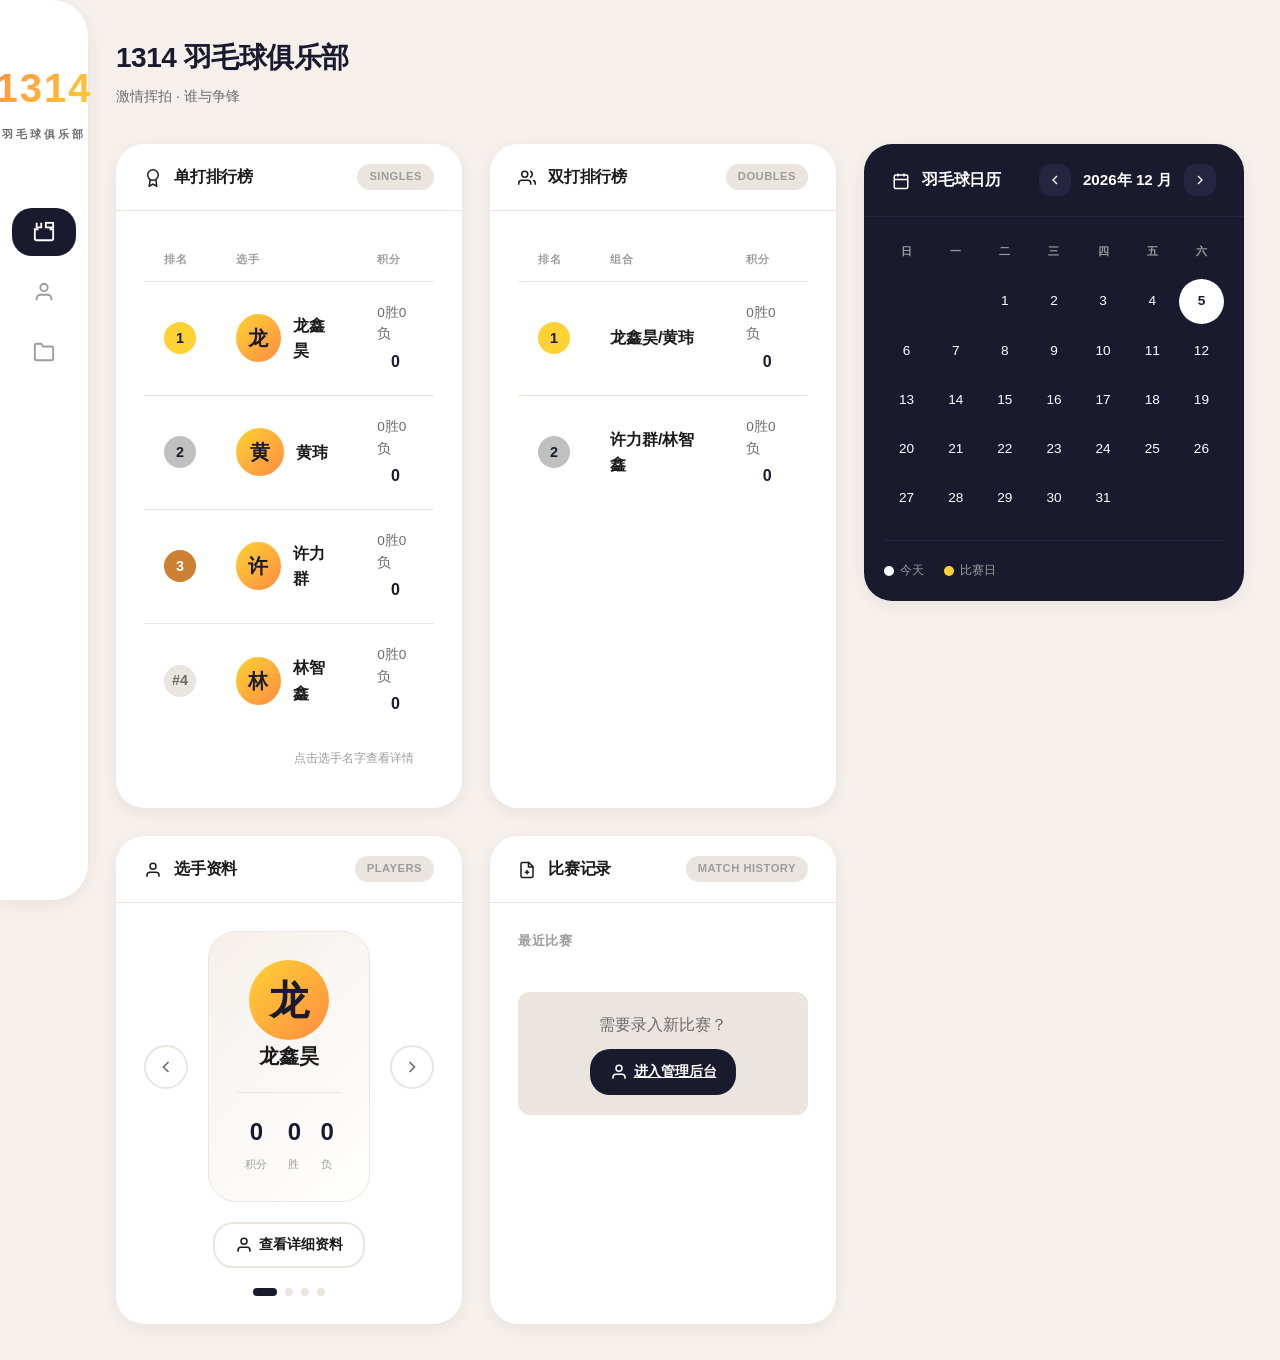
<file: index.html>
<!DOCTYPE html>
<html lang="zh-CN">
<head>
    <meta charset="UTF-8">
    <meta name="viewport" content="width=device-width, initial-scale=1.0">
    <title>1314 羽毛球俱乐部</title>
    <link rel="stylesheet" href="style.css">
</head>
<body>
    <!-- 左侧导航栏 -->
    <nav class="sidebar">
        <div class="nav-brand">
            <div class="logo">1314</div>
            <span class="logo-text">羽毛球俱乐部</span>
        </div>
        <ul class="nav-menu">
            <li class="nav-item active" title="排行榜">
                <svg class="nav-icon" viewBox="0 0 24 24" fill="none" stroke="currentColor" stroke-width="2">
                    <path d="M6 9H2v10c0 1.1.9 2 2 2h16a2 2 0 002-2V9h-4"/>
                    <polyline points="4 2 4 7 9 7 9 2"/>
                    <rect x="14" y="2" width="8" height="5"/>
                </svg>
            </li>
            <li class="nav-item" title="选手">
                <svg class="nav-icon" viewBox="0 0 24 24" fill="none" stroke="currentColor" stroke-width="2">
                    <path d="M20 21v-2a4 4 0 00-4-4H8a4 4 0 00-4 4v2"/>
                    <circle cx="12" cy="7" r="4"/>
                </svg>
            </li>
            <li class="nav-item" title="文件夹">
                <svg class="nav-icon" viewBox="0 0 24 24" fill="none" stroke="currentColor" stroke-width="2">
                    <path d="M22 19a2 2 0 01-2 2H4a2 2 0 01-2-2V5a2 2 0 012-2h5l2 3h9a2 2 0 012 2z"/>
                </svg>
            </li>
        </ul>
    </nav>

    <!-- 主内容区 -->
    <main class="main-content">
        <header class="page-header">
            <div>
                <h1>1314 羽毛球俱乐部</h1>
                <p class="subtitle">激情挥拍 · 谁与争锋</p>
            </div>
        </header>

        <div class="dashboard-layout">
            <!-- 左侧主要区域 -->
            <div class="dashboard-main">
                <div class="dashboard-grid">
                    <!-- 单打排行榜 -->
                    <section class="card singles-leaderboard">
                        <div class="card-header">
                            <h2>
                                <svg class="nav-icon" style="width:18px;height:18px;vertical-align:middle;margin-right:8px" viewBox="0 0 24 24" fill="none" stroke="currentColor" stroke-width="2">
                                    <circle cx="12" cy="8" r="7"/>
                                    <polyline points="8.21 13.89 7 23 12 20 17 23 15.79 13.88"/>
                                </svg>
                                单打排行榜
                            </h2>
                            <span class="badge">Singles</span>
                        </div>
                        <div class="card-content">
                            <table class="leaderboard-table">
                                <thead>
                                    <tr>
                                        <th>排名</th>
                                        <th>选手</th>
                                        <th>积分</th>
                                    </tr>
                                </thead>
                                <tbody id="singles-body">
                                    <!-- 数据由 JS 动态生成 -->
                                </tbody>
                            </table>
                            <div class="table-click-hint">点击选手名字查看详情</div>
                        </div>
                    </section>

                    <!-- 双打排行榜 -->
                    <section class="card doubles-leaderboard">
                        <div class="card-header">
                            <h2>
                                <svg class="nav-icon" style="width:18px;height:18px;vertical-align:middle;margin-right:8px" viewBox="0 0 24 24" fill="none" stroke="currentColor" stroke-width="2">
                                    <path d="M17 21v-2a4 4 0 00-4-4H5a4 4 0 00-4 4v2"/>
                                    <circle cx="9" cy="7" r="4"/>
                                    <path d="M23 21v-2a4 4 0 00-3-3.87"/>
                                    <path d="M16 3.13a4 4 0 010 7.75"/>
                                </svg>
                                双打排行榜
                            </h2>
                            <span class="badge">Doubles</span>
                        </div>
                        <div class="card-content">
                            <table class="leaderboard-table">
                                <thead>
                                    <tr>
                                        <th>排名</th>
                                        <th>组合</th>
                                        <th>积分</th>
                                    </tr>
                                </thead>
                                <tbody id="doubles-body">
                                    <!-- 数据由 JS 动态生成 -->
                                </tbody>
                            </table>
                        </div>
                    </section>

                    <!-- 选手资料 -->
                    <section class="card player-profiles">
                        <div class="card-header">
                            <h2>
                                <svg class="nav-icon" style="width:18px;height:18px;vertical-align:middle;margin-right:8px" viewBox="0 0 24 24" fill="none" stroke="currentColor" stroke-width="2">
                                    <path d="M20 21v-2a4 4 0 00-4-4H8a4 4 0 00-4 4v2"/>
                                    <circle cx="12" cy="7" r="4"/>
                                </svg>
                                选手资料
                            </h2>
                            <span class="badge">Players</span>
                        </div>
                        <div class="card-content">
                            <div class="player-carousel">
                                <button class="carousel-btn prev-btn" id="prev-player" title="上一个">
                                    <svg viewBox="0 0 24 24" fill="none" stroke="currentColor" stroke-width="2">
                                        <polyline points="15 18 9 12 15 6"/>
                                    </svg>
                                </button>
                                <div class="player-card" id="player-card">
                                    <!-- 选手卡片由 JS 动态生成 -->
                                </div>
                                <button class="carousel-btn next-btn" id="next-player" title="下一个">
                                    <svg viewBox="0 0 24 24" fill="none" stroke="currentColor" stroke-width="2">
                                        <polyline points="9 18 15 12 9 6"/>
                                    </svg>
                                </button>
                            </div>
                            <div class="player-card-actions">
                                <button class="btn-view-profile" id="btn-view-profile" title="查看详细资料">
                                    <svg class="btn-icon" viewBox="0 0 24 24" fill="none" stroke="currentColor" stroke-width="2">
                                        <path d="M20 21v-2a4 4 0 00-4-4H8a4 4 0 00-4 4v2"/>
                                        <circle cx="12" cy="7" r="4"/>
                                    </svg>
                                    查看详细资料
                                </button>
                            </div>
                            <div class="carousel-dots" id="carousel-dots">
                                <!-- 指示点由 JS 动态生成 -->
                            </div>
                        </div>
                    </section>

                    <!-- 比赛记录（只读） -->
                    <section class="card record-match">
                        <div class="card-header">
                            <h2>
                                <svg class="nav-icon" style="width:18px;height:18px;vertical-align:middle;margin-right:8px" viewBox="0 0 24 24" fill="none" stroke="currentColor" stroke-width="2">
                                    <path d="M14.5 2H6a2 2 0 00-2 2v16a2 2 0 002 2h12a2 2 0 002-2V7.5L14.5 2z"/>
                                    <polyline points="14 2 14 8 20 8"/>
                                    <line x1="12" y1="18" x2="12" y2="12"/>
                                    <line x1="9" y1="15" x2="15" y2="15"/>
                                </svg>
                                比赛记录
                            </h2>
                            <span class="badge">Match History</span>
                        </div>
                        <div class="card-content">
                            <div class="recent-matches" id="recent-matches">
                                <h3>最近比赛</h3>
                                <div class="match-list">
                                    <!-- 比赛记录由 JS 动态生成 -->
                                </div>
                            </div>
                            <div style="text-align: center; margin-top: 20px; padding: 20px; background: var(--color-surface-alt); border-radius: var(--radius-sm);">
                                <p style="color: var(--color-text-secondary); margin-bottom: 12px;">需要录入新比赛？</p>
                                <a href="admin.html" class="btn btn-primary">
                                    <svg class="btn-icon" viewBox="0 0 24 24" fill="none" stroke="currentColor" stroke-width="2">
                                        <path d="M20 21v-2a4 4 0 00-4-4H8a4 4 0 00-4 4v2"/>
                                        <circle cx="12" cy="7" r="4"/>
                                    </svg>
                                    进入管理后台
                                </a>
                            </div>
                        </div>
                    </section>
                </div>
            </div>

            <!-- 右侧边栏 - 日历 -->
            <aside class="dashboard-sidebar">
                <!-- 羽毛球日历 -->
                <section class="card calendar-card">
                    <div class="card-header">
                        <h2>
                            <svg class="nav-icon" style="width:18px;height:18px;vertical-align:middle;margin-right:8px" viewBox="0 0 24 24" fill="none" stroke="currentColor" stroke-width="2">
                                <rect x="3" y="4" width="18" height="18" rx="2" ry="2"/>
                                <line x1="16" y1="2" x2="16" y2="6"/>
                                <line x1="8" y1="2" x2="8" y2="6"/>
                                <line x1="3" y1="10" x2="21" y2="10"/>
                            </svg>
                            羽毛球日历
                        </h2>
                        <div class="calendar-controls">
                            <button class="calendar-nav-btn" id="prev-month" title="上个月">
                                <svg viewBox="0 0 24 24" fill="none" stroke="currentColor" stroke-width="2">
                                    <polyline points="15 18 9 12 15 6"/>
                                </svg>
                            </button>
                            <span class="current-month" id="current-month"></span>
                            <button class="calendar-nav-btn" id="next-month" title="下个月">
                                <svg viewBox="0 0 24 24" fill="none" stroke="currentColor" stroke-width="2">
                                    <polyline points="9 18 15 12 9 6"/>
                                </svg>
                            </button>
                        </div>
                    </div>
                    <div class="card-content calendar-content">
                        <div class="calendar-weekdays">
                            <span class="weekday">日</span>
                            <span class="weekday">一</span>
                            <span class="weekday">二</span>
                            <span class="weekday">三</span>
                            <span class="weekday">四</span>
                            <span class="weekday">五</span>
                            <span class="weekday">六</span>
                        </div>
                        <div class="calendar-days" id="calendar-days">
                            <!-- 日期由 JS 动态生成 -->
                        </div>
                        <div class="calendar-legend">
                            <div class="legend-item">
                                <span class="legend-dot current"></span>
                                <span class="legend-label">今天</span>
                            </div>
                            <div class="legend-item">
                                <span class="legend-dot match-day"></span>
                                <span class="legend-label">比赛日</span>
                            </div>
                        </div>
                    </div>
                </section>
            </aside>
        </div>
    </main>

    <script src="app.js"></script>
</body>
</html>
</file>
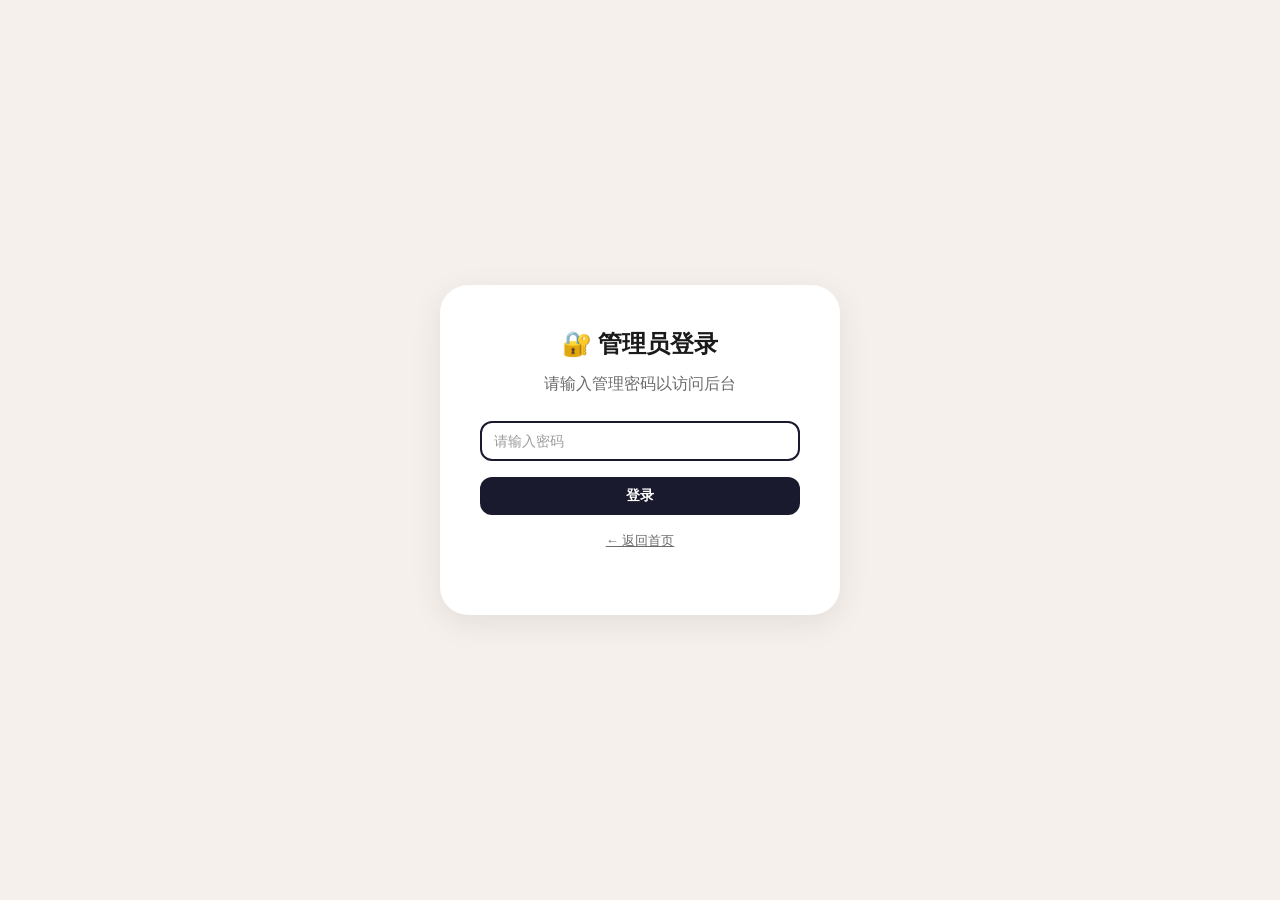
<file: admin.html>
<!DOCTYPE html>
<html lang="zh-CN">
<head>
    <meta charset="UTF-8">
    <meta name="viewport" content="width=device-width, initial-scale=1.0">
    <title>管理后台 - 宿舍羽毛球排行榜</title>
    <link rel="stylesheet" href="style.css">
    <style>
        .admin-container {
            max-width: 900px;
            margin: 0 auto;
            padding: 40px 20px;
        }
        .admin-section {
            background: var(--color-surface);
            border-radius: var(--radius-md);
            padding: var(--spacing-lg);
            margin-bottom: var(--spacing-lg);
            box-shadow: var(--shadow-md);
        }
        .admin-section h2 {
            margin-top: 0;
            color: var(--color-text-primary);
            font-size: 1.25rem;
            display: flex;
            align-items: center;
            gap: 8px;
        }
        .btn {
            display: inline-flex;
            align-items: center;
            gap: 8px;
            padding: 10px 20px;
            border: none;
            border-radius: var(--radius-sm);
            cursor: pointer;
            font-size: 14px;
            transition: all var(--transition-fast);
        }
        .btn-primary {
            background: var(--color-dark);
            color: white;
        }
        .btn-primary:hover {
            background: var(--color-dark-surface);
        }
        .btn-danger {
            background: var(--color-danger);
            color: white;
        }
        .btn-danger:hover {
            opacity: 0.9;
        }
        .btn-secondary {
            background: var(--color-surface-alt);
            color: var(--color-text-primary);
        }
        .form-group {
            margin-bottom: 16px;
        }
        .form-group label {
            display: block;
            margin-bottom: 6px;
            font-weight: 600;
            color: var(--color-text-primary);
        }
        .form-row {
            display: grid;
            grid-template-columns: 1fr auto 1fr;
            gap: 12px;
            align-items: end;
        }
        .form-row .form-group {
            margin-bottom: 0;
        }
        input[type="text"],
        input[type="number"],
        input[type="password"],
        input[type="date"],
        select {
            width: 100%;
            padding: 10px 12px;
            border: 2px solid var(--color-surface-alt);
            border-radius: var(--radius-sm);
            font-size: 14px;
            transition: border-color var(--transition-fast);
            box-sizing: border-box;
        }
        input:focus, select:focus {
            outline: none;
            border-color: var(--color-dark);
        }
        .vs-divider {
            display: flex;
            align-items: center;
            justify-content: center;
            font-weight: bold;
            color: var(--color-text-secondary);
            padding-bottom: 10px;
        }
        textarea {
            width: 100%;
            min-height: 200px;
            padding: var(--spacing-md);
            border: 2px solid var(--color-surface-alt);
            border-radius: var(--radius-sm);
            font-family: monospace;
            font-size: 13px;
            resize: vertical;
            box-sizing: border-box;
        }
        textarea:focus {
            outline: none;
            border-color: var(--color-dark);
        }
        .stats-grid {
            display: grid;
            grid-template-columns: repeat(auto-fit, minmax(150px, 1fr));
            gap: var(--spacing-md);
            margin-bottom: var(--spacing-md);
        }
        .stat-card {
            background: var(--color-surface-alt);
            padding: var(--spacing-md);
            border-radius: var(--radius-sm);
            text-align: center;
        }
        .stat-value {
            font-size: 24px;
            font-weight: bold;
            color: var(--color-dark);
        }
        .stat-label {
            font-size: 12px;
            color: var(--color-text-secondary);
        }
        .toast {
            position: fixed;
            top: 20px;
            right: 20px;
            background: var(--color-success);
            color: white;
            padding: 12px 24px;
            border-radius: var(--radius-sm);
            box-shadow: var(--shadow-lg);
            animation: slideIn 0.3s ease-out;
            z-index: 1000;
        }
        .toast.error {
            background: var(--color-danger);
        }
        @keyframes slideIn {
            from { transform: translateX(100%); opacity: 0; }
            to { transform: translateX(0); opacity: 1; }
        }

        /* 密码保护覆盖层 */
        .auth-overlay {
            position: fixed;
            inset: 0;
            background: var(--color-bg);
            z-index: 9999;
            display: flex;
            align-items: center;
            justify-content: center;
        }
        .auth-box {
            background: var(--color-surface);
            padding: 40px;
            border-radius: var(--radius-lg);
            box-shadow: var(--shadow-lg);
            max-width: 400px;
            width: 100%;
        }
        .auth-box h2 {
            text-align: center;
            margin-bottom: 8px;
        }
        .auth-box p {
            text-align: center;
            color: var(--color-text-secondary);
            margin-bottom: 24px;
        }
        .match-list-preview {
            max-height: 300px;
            overflow-y: auto;
        }
        .match-item {
            display: flex;
            justify-content: space-between;
            align-items: center;
            padding: 12px;
            border-bottom: 1px solid var(--color-surface-alt);
        }
        .match-item:last-child {
            border-bottom: none;
        }
        .match-teams {
            display: flex;
            align-items: center;
            gap: 12px;
        }
        .match-score {
            font-weight: bold;
            color: var(--color-dark);
            min-width: 60px;
            text-align: center;
        }
        .btn-delete {
            background: none;
            border: none;
            color: var(--color-text-muted);
            cursor: pointer;
            padding: 4px;
            display: flex;
            align-items: center;
        }
        .btn-delete:hover {
            color: var(--color-danger);
        }
        .btn-delete svg {
            width: 18px;
            height: 18px;
        }
        .hidden {
            display: none !important;
        }
        .admin-nav {
            display: flex;
            gap: 12px;
            margin-bottom: 24px;
            flex-wrap: wrap;
        }
        .admin-nav button {
            padding: 8px 16px;
            background: var(--color-surface);
            border: 2px solid var(--color-surface-alt);
            border-radius: var(--radius-sm);
            cursor: pointer;
            font-weight: 500;
            transition: all var(--transition-fast);
        }
        .admin-nav button.active {
            background: var(--color-dark);
            color: white;
            border-color: var(--color-dark);
        }
    </style>
</head>
<body>
    <!-- 密码验证覆盖层 -->
    <div class="auth-overlay" id="auth-overlay">
        <div class="auth-box">
            <h2>🔐 管理员登录</h2>
            <p>请输入管理密码以访问后台</p>
            <form id="auth-form">
                <div class="form-group">
                    <input type="password" id="admin-password" placeholder="请输入密码" required autofocus>
                </div>
                <button type="submit" class="btn btn-primary" style="width: 100%">
                    登录
                </button>
            </form>
            <p style="margin-top: 16px; font-size: 13px;">
                <a href="index.html" style="color: var(--color-text-secondary);">← 返回首页</a>
            </p>
        </div>
    </div>

    <!-- 主内容区 -->
    <main class="main-content hidden" id="main-content">
        <nav class="sidebar">
            <div class="nav-brand">
                <div class="logo">BYC</div>
                <span class="logo-text">Badminton</span>
            </div>
            <ul class="nav-menu">
                <li class="nav-item" title="返回首页" onclick="location.href='index.html'">
                    <svg class="nav-icon" viewBox="0 0 24 24" fill="none" stroke="currentColor" stroke-width="2">
                        <path d="M3 9l9-7 9 7v11a2 2 0 01-2 2H5a2 2 0 01-2-2z"/>
                        <polyline points="9 22 9 12 15 12 15 22"/>
                    </svg>
                </li>
            </ul>
        </nav>

        <div class="admin-container">
            <h1 style="margin-bottom: 24px;">🏸 管理后台</h1>

            <!-- 导航 -->
            <div class="admin-nav">
                <button class="active" data-tab="record">📝 录入比赛</button>
                <button data-tab="players">👤 选手管理</button>
                <button data-tab="manage">📊 数据管理</button>
                <button data-tab="matches">📅 比赛列表</button>
            </div>

            <!-- 录入比赛 -->
            <div class="admin-section" id="tab-record">
                <h2>
                    <svg viewBox="0 0 24 24" fill="none" stroke="currentColor" stroke-width="2" width="20" height="20">
                        <path d="M14.5 2H6a2 2 0 00-2 2v16a2 2 0 002 2h12a2 2 0 002-2V7.5L14.5 2z"/>
                        <polyline points="14 2 14 8 20 8"/>
                        <line x1="12" y1="18" x2="12" y2="12"/>
                        <line x1="9" y1="15" x2="15" y2="15"/>
                    </svg>
                    录入比赛
                </h2>

                <form id="match-form" style="margin-top: 20px;">
                    <div class="form-group">
                        <label for="match-date">比赛日期</label>
                        <input type="date" id="match-date" required>
                    </div>

                    <div class="form-group">
                        <label>比赛类型</label>
                        <div style="display: flex; gap: 12px;">
                            <label style="display: flex; align-items: center; gap: 6px; cursor: pointer;">
                                <input type="radio" name="match-type" value="singles" checked onchange="toggleMatchType()"> 单打
                            </label>
                            <label style="display: flex; align-items: center; gap: 6px; cursor: pointer;">
                                <input type="radio" name="match-type" value="doubles" onchange="toggleMatchType()"> 双打
                            </label>
                        </div>
                    </div>

                    <div class="form-row">
                        <div class="form-group">
                            <label for="team1-player1">选手 1</label>
                            <select id="team1-player1" required></select>
                        </div>
                        <div class="form-group">
                            <label for="team1-score" style="text-align: center;">得分</label>
                            <input type="number" id="team1-score" placeholder="0" min="0" style="width: 80px;" required>
                        </div>
                        <div class="form-group">
                            <label for="team2-player1">对手 1</label>
                            <select id="team2-player1" required></select>
                        </div>
                    </div>

                    <div class="form-row" style="margin-top: 12px;">
                        <div class="form-group"></div>
                        <div class="form-group">
                            <label for="team2-score" style="text-align: center;">得分</label>
                            <input type="number" id="team2-score" placeholder="0" min="0" style="width: 80px;" required>
                        </div>
                        <div class="form-group"></div>
                    </div>

                    <div id="doubles-fields" class="hidden">
                        <div class="form-row">
                            <div class="form-group">
                                <label for="team1-player2">选手 2 (队友)</label>
                                <select id="team1-player2"></select>
                            </div>
                            <div class="form-group"></div>
                            <div class="form-group">
                                <label for="team2-player2">对手 2 (队友)</label>
                                <select id="team2-player2"></select>
                            </div>
                        </div>
                    </div>

                    <div style="margin-top: 20px;">
                        <button type="submit" class="btn btn-primary">
                            <svg viewBox="0 0 24 24" fill="none" stroke="currentColor" stroke-width="2" width="18" height="18">
                                <line x1="12" y1="5" x2="12" y2="19"/>
                                <line x1="5" y1="12" x2="19" y2="12"/>
                            </svg>
                            提交记录
                        </button>
                    </div>
                </form>
            </div>

            <!-- 选手管理 -->
            <div class="admin-section hidden" id="tab-players">
                <h2>
                    <svg viewBox="0 0 24 24" fill="none" stroke="currentColor" stroke-width="2" width="20" height="20">
                        <path d="M20 21v-2a4 4 0 00-4-4H8a4 4 0 00-4 4v2"/>
                        <circle cx="12" cy="7" r="4"/>
                    </svg>
                    选手管理
                </h2>

                <!-- 添加/编辑选手表单 -->
                <div style="background: var(--color-bg); padding: var(--spacing-lg); border-radius: var(--radius-md); margin-bottom: var(--spacing-lg);">
                    <h3 style="margin-bottom: 16px;" id="player-form-title">➕ 添加新选手</h3>

                    <form id="player-form">
                        <input type="hidden" id="edit-player-id">

                        <div class="form-row">
                            <div class="form-group">
                                <label for="player-name">姓名</label>
                                <input type="text" id="player-name" placeholder="输入姓名" required style="width: 100%;">
                            </div>
                            <div class="form-group">
                                <label for="player-signature">签名/垃圾话</label>
                                <input type="text" id="player-signature" placeholder="例如：羽球狂人" style="width: 100%;">
                            </div>
                        </div>

                        <div class="form-row">
                            <div class="form-group">
                                <label for="player-avatar-type">头像类型</label>
                                <select id="player-avatar-type" style="width: 100%;">
                                    <option value="text">文字头像</option>
                                    <option value="upload">上传图片</option>
                                </select>
                            </div>
                            <div class="form-group" id="text-avatar-group">
                                <label for="player-avatar">文字头像（1-2 个字）</label>
                                <input type="text" id="player-avatar" placeholder="例如：龙" maxlength="2" style="width: 100%;">
                            </div>
                            <div class="form-group hidden" id="upload-avatar-group">
                                <label for="player-avatar-upload">上传头像图片</label>
                                <input type="file" id="player-avatar-upload" accept="image/*" style="width: 100%;">
                                <div id="avatar-preview" style="margin-top: 8px;"></div>
                            </div>
                        </div>

                        <div class="form-row">
                            <div class="form-group">
                                <label for="player-play-type">擅长类型</label>
                                <select id="player-play-type" style="width: 100%;">
                                    <option value="both">单打/双打</option>
                                    <option value="singles">只打单打</option>
                                    <option value="doubles">只打双打</option>
                                </select>
                            </div>
                        </div>

                        <div style="margin-top: 20px;">
                            <button type="submit" class="btn btn-primary">
                                <svg viewBox="0 0 24 24" fill="none" stroke="currentColor" stroke-width="2" width="18" height="18">
                                    <line x1="12" y1="5" x2="12" y2="19"/>
                                    <line x1="5" y1="12" x2="19" y2="12"/>
                                </svg>
                                <span id="player-form-submit-text">添加选手</span>
                            </button>
                            <button type="button" class="btn btn-secondary" id="cancel-edit-player" style="margin-left: 12px;">取消</button>
                        </div>
                    </form>
                </div>

                <!-- 选手列表 -->
                <div style="display: grid; grid-template-columns: repeat(auto-fill, minmax(200px, 1fr)); gap: 16px;" id="players-list">
                    <!-- 选手卡片由 JS 渲染 -->
                </div>
            </div>

            <!-- 数据管理 -->
            <div class="admin-section hidden" id="tab-manage">
                <h2>
                    <svg viewBox="0 0 24 24" fill="none" stroke="currentColor" stroke-width="2" width="20" height="20">
                        <path d="M21 15v4a2 2 0 01-2 2H5a2 2 0 01-2-2v-4"/>
                        <polyline points="7 10 12 15 17 10"/>
                        <line x1="12" y1="15" x2="12" y2="3"/>
                    </svg>
                    数据管理
                </h2>

                <div class="stats-grid" style="margin-top: 20px;">
                    <div class="stat-card">
                        <div class="stat-value" id="stat-players">0</div>
                        <div class="stat-label">选手数量</div>
                    </div>
                    <div class="stat-card">
                        <div class="stat-value" id="stat-doubles">0</div>
                        <div class="stat-label">双打组合</div>
                    </div>
                    <div class="stat-card">
                        <div class="stat-value" id="stat-matches">0</div>
                        <div class="stat-label">比赛记录</div>
                    </div>
                    <div class="stat-card">
                        <div class="stat-value" id="stat-storage">0 KB</div>
                        <div class="stat-label">存储空间</div>
                    </div>
                </div>

                <div class="form-group">
                    <label>导出数据</label>
                    <textarea id="export-data" readonly placeholder="点击"导出全部数据"按钮生成数据..."></textarea>
                </div>
                <div style="display: flex; gap: 12px; flex-wrap: wrap;">
                    <button class="btn btn-primary" onclick="exportData()">导出全部数据</button>
                    <button class="btn btn-secondary" onclick="copyExport()">复制</button>
                    <button class="btn btn-secondary" onclick="downloadExport()">下载</button>
                </div>

                <div class="form-group" style="margin-top: 20px;">
                    <label>导入数据</label>
                    <textarea id="import-data" placeholder="在此粘贴 JSON 格式的数据..."></textarea>
                </div>
                <div style="display: flex; gap: 12px; flex-wrap: wrap;">
                    <button class="btn btn-primary" onclick="importData()">导入数据</button>
                    <button class="btn btn-secondary" onclick="document.getElementById('import-data').value = ''">清空</button>
                </div>

                <div class="form-group" style="margin-top: 20px;">
                    <label style="color: var(--color-danger);">⚠️ 危险操作</label>
                    <button class="btn btn-danger" onclick="resetData()">清除所有数据</button>
                </div>

                <div class="form-group" style="margin-top: 20px;">
                    <label style="color: var(--color-success);">☁️ 云端同步</label>
                    <p style="font-size: 13px; color: var(--color-text-secondary); margin-bottom: 12px;">
                        通过 GitHub API 直接更新仓库中的 data.json 文件，自动提交推送。
                    </p>
                    <div class="form-group" style="margin-bottom: 12px;">
                        <label style="font-size: 13px;">GitHub Token</label>
                        <input type="password" id="github-token" placeholder="输入 GitHub Personal Access Token" style="width: 100%; padding: 10px; border: 1px solid var(--color-surface-alt); border-radius: var(--radius-sm);">
                    </div>
                    <div class="form-group" style="margin-bottom: 12px;">
                        <label style="font-size: 13px;">仓库 Owner</label>
                        <input type="text" id="github-owner" placeholder="例如：Orange-Long320" value="Orange-Long320" style="width: 100%; padding: 10px; border: 1px solid var(--color-surface-alt); border-radius: var(--radius-sm);">
                    </div>
                    <div class="form-group" style="margin-bottom: 12px;">
                        <label style="font-size: 13px;">仓库名称</label>
                        <input type="text" id="github-repo" placeholder="例如：badminton" value="badminton" style="width: 100%; padding: 10px; border: 1px solid var(--color-surface-alt); border-radius: var(--radius-sm);">
                    </div>
                    <div class="form-group" style="margin-bottom: 12px;">
                        <label style="font-size: 13px;">分支名称</label>
                        <input type="text" id="github-branch" placeholder="例如：gh-pages" value="gh-pages" style="width: 100%; padding: 10px; border: 1px solid var(--color-surface-alt); border-radius: var(--radius-sm);">
                    </div>
                    <div style="display: flex; gap: 12px; flex-wrap: wrap; margin-bottom: 12px;">
                        <button class="btn btn-primary" onclick="saveGithubConfig()">保存配置</button>
                        <button class="btn btn-primary" onclick="syncToGithub()">🚀 同步到 GitHub</button>
                    </div>
                    <p style="font-size: 12px; color: var(--color-text-muted);">
                        💡 获取 Token：访问 <a href="https://github.com/settings/tokens" target="_blank" style="color: var(--color-primary);">GitHub Token 设置页</a> → 创建新 Token（勾选 repo 权限）
                    </p>
                </div>

                <div class="form-group" style="margin-top: 20px;">
                    <label style="color: var(--color-success);">📤 同步到 GitHub</label>
                    <p style="font-size: 13px; color: var(--color-text-secondary); margin-bottom: 12px;">
                        生成 data.json 文件后，手动提交到 GitHub 仓库，其他人就能看到最新数据了。
                    </p>
                    <button class="btn btn-primary" onclick="generateDataJson()">生成 data.json</button>
                </div>
            </div>

            <!-- 比赛列表 -->
            <div class="admin-section hidden" id="tab-matches">
                <h2>
                    <svg viewBox="0 0 24 24" fill="none" stroke="currentColor" stroke-width="2" width="20" height="20">
                        <rect x="3" y="4" width="18" height="18" rx="2" ry="2"/>
                        <line x1="16" y1="2" x2="16" y2="6"/>
                        <line x1="8" y1="2" x2="8" y2="6"/>
                        <line x1="3" y1="10" x2="21" y2="10"/>
                    </svg>
                    比赛列表
                </h2>
                <div class="match-list-preview" id="match-list" style="margin-top: 20px;">
                    <!-- 比赛列表由 JS 渲染 -->
                </div>
            </div>
        </div>
    </main>

    <script src="app.js"></script>
    <script>
        // 密码配置（请修改为你的密码）
        const ADMIN_PASSWORD = 'admin123';

        // 检查登录状态
        function checkAuth() {
            const isAuth = sessionStorage.getItem('admin_authenticated');
            if (isAuth === 'true') {
                document.getElementById('auth-overlay').classList.add('hidden');
                document.getElementById('main-content').classList.remove('hidden');
                initAdmin();
            }
        }

        // 密码验证
        document.getElementById('auth-form').addEventListener('submit', function(e) {
            e.preventDefault();
            const password = document.getElementById('admin-password').value;
            if (password === ADMIN_PASSWORD) {
                sessionStorage.setItem('admin_authenticated', 'true');
                document.getElementById('auth-overlay').classList.add('hidden');
                document.getElementById('main-content').classList.remove('hidden');
                initAdmin();
                showToast('登录成功');
            } else {
                showToast('密码错误', 'error');
            }
        });

        // 切换比赛类型
        function toggleMatchType() {
            const type = document.querySelector('input[name="match-type"]:checked').value;
            const doublesFields = document.getElementById('doubles-fields');
            if (type === 'doubles') {
                doublesFields.classList.remove('hidden');
            } else {
                doublesFields.classList.add('hidden');
            }
        }

        // 初始化管理后台
        function initAdmin() {
            // 管理后台从 localStorage 加载数据
            const savedPlayers = localStorage.getItem('badminton_players');
            const savedDoubles = localStorage.getItem('badminton_doubles');
            const savedMatches = localStorage.getItem('badminton_matches');
            const savedNextId = localStorage.getItem('badminton_nextPlayerId');

            if (savedPlayers) players = JSON.parse(savedPlayers);
            if (savedDoubles) doublesTeams = JSON.parse(savedDoubles);
            if (savedMatches) matchHistory = JSON.parse(savedMatches);
            if (savedNextId) window.nextPlayerId = parseInt(savedNextId);

            loadStats();
            populatePlayerSelects();
            renderMatchList();
            renderPlayersList(); // 渲染选手列表

            // 设置默认日期为今天
            document.getElementById('match-date').value = new Date().toISOString().split('T')[0];
        }

        // ================================
        // 选手管理功能
        // ================================

        // 渲染选手列表
        function renderPlayersList() {
            const container = document.getElementById('players-list');
            if (!container) return;

            container.innerHTML = players.map(player => {
                const avatarDisplay = player.avatar && player.avatar.startsWith('data:')
                    ? `<img src="${player.avatar}" style="width:48px;height:48px;border-radius:50%;object-fit:cover;">`
                    : `<div class="partner-avatar" style="width:48px;height:48px;font-size:1.25rem;">${player.avatar || player.name.charAt(0)}</div>`;

                return `
                    <div class="player-card" style="background:var(--color-surface);border-radius:var(--radius-md);padding:var(--spacing-md);box-shadow:var(--shadow-sm);">
                        <div style="display:flex;align-items:center;gap:12px;margin-bottom:12px;">
                            ${avatarDisplay}
                            <div>
                                <div style="font-weight:600;color:var(--color-text-primary);">${player.name}</div>
                                <div style="font-size:12px;color:var(--color-text-muted);">${player.signature || '暂无签名'}</div>
                            </div>
                        </div>
                        <div style="display:flex;gap:8px;">
                            <button class="btn btn-secondary" onclick="editPlayer(${player.id})" style="flex:1;font-size:13px;padding:6px;">编辑</button>
                            <button class="btn btn-danger" onclick="deletePlayer(${player.id})" style="flex:1;font-size:13px;padding:6px;">删除</button>
                        </div>
                    </div>
                `;
            }).join('');
        }

        // 头像类型切换
        const avatarTypeSelect = document.getElementById('player-avatar-type');
        if (avatarTypeSelect) {
            avatarTypeSelect.addEventListener('change', function() {
                const textGroup = document.getElementById('text-avatar-group');
                const uploadGroup = document.getElementById('upload-avatar-group');
                if (textGroup && uploadGroup) {
                    if (this.value === 'upload') {
                        textGroup.classList.add('hidden');
                        uploadGroup.classList.remove('hidden');
                    } else {
                        textGroup.classList.remove('hidden');
                        uploadGroup.classList.add('hidden');
                    }
                }
            });
        }

        // 头像上传预览
        const avatarUpload = document.getElementById('player-avatar-upload');
        if (avatarUpload) {
            avatarUpload.addEventListener('change', function(e) {
                const file = e.target.files[0];
                if (!file) return;

                const reader = new FileReader();
                reader.onload = function(e) {
                    const preview = document.getElementById('avatar-preview');
                    if (preview) {
                        preview.innerHTML = `<img src="${e.target.result}" style="width:64px;height:64px;border-radius:50%;object-fit:cover;">`;
                        preview.dataset.avatarData = e.target.result;
                    }
                };
                reader.readAsDataURL(file);
            });
        }

        // 取消编辑按钮
        const cancelBtn = document.getElementById('cancel-edit-player');
        if (cancelBtn) {
            cancelBtn.addEventListener('click', function() {
                resetPlayerForm();
            });
        }

        // 选手表单提交
        const playerForm = document.getElementById('player-form');
        if (playerForm) {
            playerForm.addEventListener('submit', function(e) {
                e.preventDefault();

                const editId = document.getElementById('edit-player-id').value;
                const name = document.getElementById('player-name').value.trim();
                const signature = document.getElementById('player-signature').value.trim();
                const playType = document.getElementById('player-play-type').value;
                const avatarType = document.getElementById('player-avatar-type').value;

                let avatar;
                if (avatarType === 'upload') {
                    const preview = document.getElementById('avatar-preview');
                    avatar = preview ? preview.dataset.avatarData || '' : '';
                } else {
                    avatar = document.getElementById('player-avatar').value.trim() || name.charAt(0);
                }

                if (editId) {
                    // 更新选手
                    const player = players.find(p => p.id == editId);
                    if (player) {
                        player.name = name;
                        player.avatar = avatar;
                        player.signature = signature;
                        player.play_type = playType;
                        showToast('选手已更新');
                    }
                } else {
                    // 添加新选手
                    const newPlayer = {
                        id: window.nextPlayerId || 5,
                        name: name,
                        avatar: avatar,
                        signature: signature,
                        play_type: playType,
                        points: 0,
                        wins: 0,
                        losses: 0,
                        draws: 0
                    };
                    players.push(newPlayer);
                    window.nextPlayerId = (window.nextPlayerId || 4) + 1;
                    showToast('选手已添加');
                }

                // 保存并刷新
                saveLocalData();
                populatePlayerSelects();
                renderPlayersList();
                resetPlayerForm();
            });
        }

        // 填充选手选择框
        function populatePlayerSelects() {
            const selects = ['team1-player1', 'team1-player2', 'team2-player1', 'team2-player2'];
            const options = players.map(p => `<option value="${p.id}">${p.name}</option>`).join('');
            selects.forEach(id => {
                const select = document.getElementById(id);
                if (select) select.innerHTML = options;
            });
        }

        // 编辑选手
        function editPlayer(playerId) {
            const player = players.find(p => p.id === playerId);
            if (!player) return;

            document.getElementById('edit-player-id').value = player.id;
            document.getElementById('player-name').value = player.name;
            document.getElementById('player-signature').value = player.signature || '';
            document.getElementById('player-play-type').value = player.play_type || 'both';

            // 设置头像
            if (player.avatar && player.avatar.startsWith('data:')) {
                const avatarType = document.getElementById('player-avatar-type');
                if (avatarType) avatarType.value = 'upload';
                const textGroup = document.getElementById('text-avatar-group');
                const uploadGroup = document.getElementById('upload-avatar-group');
                if (textGroup) textGroup.classList.add('hidden');
                if (uploadGroup) uploadGroup.classList.remove('hidden');
                const preview = document.getElementById('avatar-preview');
                if (preview) {
                    preview.innerHTML = `<img src="${player.avatar}" style="width:64px;height:64px;border-radius:50%;object-fit:cover;">`;
                    preview.dataset.avatarData = player.avatar;
                }
            } else {
                const avatarType = document.getElementById('player-avatar-type');
                if (avatarType) avatarType.value = 'text';
                const textGroup = document.getElementById('text-avatar-group');
                const uploadGroup = document.getElementById('upload-avatar-group');
                if (textGroup) textGroup.classList.remove('hidden');
                if (uploadGroup) uploadGroup.classList.add('hidden');
                const avatarInput = document.getElementById('player-avatar');
                if (avatarInput) avatarInput.value = player.avatar || '';
            }

            const title = document.getElementById('player-form-title');
            const submitText = document.getElementById('player-form-submit-text');
            if (title) title.textContent = '✏️ 编辑选手';
            if (submitText) submitText.textContent = '保存修改';
        }

        // 重置表单
        function resetPlayerForm() {
            const editId = document.getElementById('edit-player-id');
            const name = document.getElementById('player-name');
            const signature = document.getElementById('player-signature');
            const avatar = document.getElementById('player-avatar');
            const avatarUpload = document.getElementById('player-avatar-upload');
            const playType = document.getElementById('player-play-type');
            const preview = document.getElementById('avatar-preview');
            const textGroup = document.getElementById('text-avatar-group');
            const uploadGroup = document.getElementById('upload-avatar-group');
            const avatarType = document.getElementById('player-avatar-type');
            const title = document.getElementById('player-form-title');
            const submitText = document.getElementById('player-form-submit-text');

            if (editId) editId.value = '';
            if (name) name.value = '';
            if (signature) signature.value = '';
            if (avatar) avatar.value = '';
            if (avatarUpload) avatarUpload.value = '';
            if (playType) playType.value = 'both';
            if (preview) {
                preview.innerHTML = '';
                if (preview.dataset) delete preview.dataset.avatarData;
            }
            if (textGroup) textGroup.classList.remove('hidden');
            if (uploadGroup) uploadGroup.classList.add('hidden');
            if (avatarType) avatarType.value = 'text';
            if (title) title.textContent = '➕ 添加新选手';
            if (submitText) submitText.textContent = '添加选手';
        }

        // 删除选手
        function deletePlayer(playerId) {
            if (!confirm('确定要删除这名选手吗？相关的比赛记录也会被删除。')) return;

            const index = players.findIndex(p => p.id === playerId);
            if (index === -1) return;
            const playerName = players[index].name;

            // 删除相关比赛
            matchHistory = matchHistory.filter(m => {
                if (m.type === 'singles') {
                    return m.team1 !== playerName && m.team2 !== playerName;
                } else {
                    return !m.team1.includes(playerName) && !m.team2.includes(playerName);
                }
            });

            // 删除双打组合
            doublesTeams = doublesTeams.filter(t => !t.players.includes(playerId));

            players.splice(index, 1);
            saveLocalData();
            populatePlayerSelects();
            renderPlayersList();
            showToast('选手已删除');
        }

        // 录入比赛表单提交
        document.getElementById('match-form').addEventListener('submit', function(e) {
            e.preventDefault();

            const matchType = document.querySelector('input[name="match-type"]:checked').value;
            const matchDate = document.getElementById('match-date').value;
            const team1Score = parseInt(document.getElementById('team1-score').value);
            const team2Score = parseInt(document.getElementById('team2-score').value);

            const team1Player1Id = document.getElementById('team1-player1').value;
            const team2Player1Id = document.getElementById('team2-player1').value;

            const getPlayerName = (id) => players.find(p => p.id == id)?.name || '';

            let team1, team2;

            if (matchType === 'singles') {
                team1 = getPlayerName(team1Player1Id);
                team2 = getPlayerName(team2Player1Id);

                const player1 = players.find(p => p.id == team1Player1Id);
                const player2 = players.find(p => p.id == team2Player1Id);

                if (player1 && player2) {
                    const netWins = team1Score - team2Score;
                    player1.points += netWins;
                    player2.points -= netWins;

                    if (team1Score > team2Score) {
                        player1.wins++;
                        player2.losses++;
                    } else if (team1Score < team2Score) {
                        player1.losses++;
                        player2.wins++;
                    } else {
                        player1.draws++;
                        player2.draws++;
                    }
                }
            } else {
                const team1Player2Id = document.getElementById('team1-player2').value;
                const team2Player2Id = document.getElementById('team2-player2').value;

                // 生成队伍名称（按字母顺序排序，确保一致性）
                const player1Name = getPlayerName(team1Player1Id);
                const player2Name = getPlayerName(team1Player2Id);
                const player3Name = getPlayerName(team2Player1Id);
                const player4Name = getPlayerName(team2Player2Id);

                // 排序后生成队名，确保 "林/龙" 和 "龙/林" 被视为同一组合
                const team1Names = [player1Name, player2Name].sort();
                const team2Names = [player3Name, player4Name].sort();
                team1 = team1Names.join('/');
                team2 = team2Names.join('/');

                const team1Players = [parseInt(team1Player1Id), parseInt(team1Player2Id)].sort((a, b) => a - b);
                const team2Players = [parseInt(team2Player1Id), parseInt(team2Player2Id)].sort((a, b) => a - b);

                let doublesTeam1 = doublesTeams.find(t => {
                    const sortedPlayers = [...t.players].sort((a, b) => a - b);
                    return sortedPlayers[0] === team1Players[0] && sortedPlayers[1] === team1Players[1];
                });
                let doublesTeam2 = doublesTeams.find(t => {
                    const sortedPlayers = [...t.players].sort((a, b) => a - b);
                    return sortedPlayers[0] === team2Players[0] && sortedPlayers[1] === team2Players[1];
                });

                if (!doublesTeam1) {
                    doublesTeam1 = {
                        id: doublesTeams.length + 1,
                        name: team1,
                        players: team1Players,
                        points: 0,
                        wins: 0,
                        losses: 0,
                        draws: 0
                    };
                    doublesTeams.push(doublesTeam1);
                }
                if (!doublesTeam2) {
                    doublesTeam2 = {
                        id: doublesTeams.length + 1,
                        name: team2,
                        players: team2Players,
                        points: 0,
                        wins: 0,
                        losses: 0,
                        draws: 0
                    };
                    doublesTeams.push(doublesTeam2);
                }

                const netWins = team1Score - team2Score;
                doublesTeam1.points += netWins;
                doublesTeam2.points -= netWins;

                if (team1Score > team2Score) {
                    doublesTeam1.wins++;
                    doublesTeam2.losses++;
                } else if (team1Score < team2Score) {
                    doublesTeam1.losses++;
                    doublesTeam2.wins++;
                } else {
                    doublesTeam1.draws++;
                    doublesTeam2.draws++;
                }
            }

            const newMatch = {
                id: matchHistory.length + 1,
                type: matchType,
                team1: team1,
                team2: team2,
                score: `${team1Score}:${team2Score}`,
                winner: team1Score > team2Score ? 'team1' : (team1Score < team2Score ? 'team2' : 'draw'),
                date: matchDate
            };

            matchHistory.unshift(newMatch);
            saveLocalData();

            showToast('比赛记录已保存！');
            renderMatchList();
            loadStats();

            // 重置表单
            e.target.reset();
            document.getElementById('match-date').value = new Date().toISOString().split('T')[0];
            toggleMatchType();
        });

        // 渲染比赛列表
        function renderMatchList() {
            const container = document.getElementById('match-list');
            if (!container || matchHistory.length === 0) {
                container.innerHTML = '<p style="color: var(--color-text-secondary); text-align: center; padding: 40px;">暂无比赛记录</p>';
                return;
            }

            container.innerHTML = matchHistory.map(match => `
                <div class="match-item">
                    <div class="match-teams">
                        <span>${match.team1}</span>
                        <span class="match-score">${match.score}</span>
                        <span>${match.team2}</span>
                    </div>
                    <div style="display: flex; align-items: center; gap: 12px;">
                        <span style="color: var(--color-text-secondary); font-size: 13px;">${match.date}</span>
                        <button class="btn-delete" onclick="deleteMatch(${match.id})">
                            <svg viewBox="0 0 24 24" fill="none" stroke="currentColor" stroke-width="2">
                                <polyline points="3 6 5 6 21 6"/>
                                <path d="M19 6v14a2 2 0 01-2 2H7a2 2 0 01-2-2V6m3 0V4a2 2 0 012-2h4a2 2 0 012 2v2"/>
                            </svg>
                        </button>
                    </div>
                </div>
            `).join('');
        }

        // 删除比赛
        function deleteMatch(matchId) {
            if (!confirm('确定要删除这场比赛记录吗？')) return;

            const matchIndex = matchHistory.findIndex(m => m.id === matchId);
            if (matchIndex === -1) return;

            const match = matchHistory[matchIndex];
            const scores = match.score.split(':');
            const team1Score = parseInt(scores[0]);
            const team2Score = parseInt(scores[1]);

            if (match.type === 'singles') {
                const player1 = players.find(p => p.name === match.team1);
                const player2 = players.find(p => p.name === match.team2);
                if (player1 && player2) {
                    const netWins = team1Score - team2Score;
                    player1.points -= netWins;
                    player2.points += netWins;

                    if (match.winner === 'team1') {
                        player1.wins--;
                        player2.losses--;
                    } else if (match.winner === 'team2') {
                        player1.losses--;
                        player2.wins--;
                    } else if (match.winner === 'draw') {
                        player1.draws--;
                        player2.draws--;
                    }
                }
            } else {
                const team1Players = match.team1.split('/').sort();
                const team2Players = match.team2.split('/').sort();

                const doublesTeam1 = doublesTeams.find(t => {
                    const names = t.players.map(id => players.find(p => p.id === id)?.name).sort();
                    return names[0] === team1Players[0] && names[1] === team1Players[1];
                });
                const doublesTeam2 = doublesTeams.find(t => {
                    const names = t.players.map(id => players.find(p => p.id === id)?.name).sort();
                    return names[0] === team2Players[0] && names[1] === team2Players[1];
                });

                if (doublesTeam1 && doublesTeam2) {
                    const netWins = team1Score - team2Score;
                    doublesTeam1.points -= netWins;
                    doublesTeam2.points += netWins;

                    if (match.winner === 'team1') {
                        doublesTeam1.wins--;
                        doublesTeam2.losses--;
                    } else if (match.winner === 'team2') {
                        doublesTeam1.losses--;
                        doublesTeam2.wins--;
                    } else if (match.winner === 'draw') {
                        doublesTeam1.draws--;
                        doublesTeam2.draws--;
                    }
                }
            }

            matchHistory.splice(matchIndex, 1);
            saveLocalData();
            renderMatchList();
            loadStats();
            showToast('比赛已删除');
        }

        // 加载统计
        function loadStats() {
            document.getElementById('stat-players').textContent = players.length;
            document.getElementById('stat-doubles').textContent = doublesTeams.length;
            document.getElementById('stat-matches').textContent = matchHistory.length;

            let totalSize = 0;
            for (let key in localStorage) {
                if (key.startsWith('badminton_')) {
                    totalSize += localStorage[key].length * 2;
                }
            }
            document.getElementById('stat-storage').textContent = formatSize(totalSize);
        }

        function formatSize(bytes) {
            if (bytes < 1024) return bytes + ' B';
            if (bytes < 1024 * 1024) return (bytes / 1024).toFixed(1) + ' KB';
            return (bytes / 1024 / 1024).toFixed(1) + ' MB';
        }

        // 导出数据
        function exportData() {
            const data = {
                players: JSON.stringify(players),
                doubles: JSON.stringify(doublesTeams),
                matches: JSON.stringify(matchHistory),
                nextPlayerId: localStorage.getItem('badminton_nextPlayerId') || '5'
            };
            document.getElementById('export-data').value = JSON.stringify(data, null, 2);
            showToast('数据导出成功');
        }

        function copyExport() {
            const textarea = document.getElementById('export-data');
            if (!textarea.value) {
                showToast('请先生成导出数据', 'error');
                return;
            }
            navigator.clipboard.writeText(textarea.value).then(() => {
                showToast('已复制到剪贴板');
            });
        }

        function downloadExport() {
            const textarea = document.getElementById('export-data');
            if (!textarea.value) {
                showToast('请先生成导出数据', 'error');
                return;
            }
            const blob = new Blob([textarea.value], { type: 'application/json' });
            const url = URL.createObjectURL(blob);
            const a = document.createElement('a');
            a.href = url;
            a.download = 'badminton_backup_' + new Date().toISOString().split('T')[0] + '.json';
            a.click();
            URL.revokeObjectURL(url);
            showToast('下载已开始');
        }

        function importData() {
            const textarea = document.getElementById('import-data');
            if (!textarea.value.trim()) {
                showToast('请输入要导入的数据', 'error');
                return;
            }
            try {
                const data = JSON.parse(textarea.value);
                if (!data.players || !data.doubles || !data.matches) {
                    showToast('数据格式不正确', 'error');
                    return;
                }
                localStorage.setItem('badminton_players', data.players);
                localStorage.setItem('badminton_doubles', data.doubles);
                localStorage.setItem('badminton_matches', data.matches);
                if (data.nextPlayerId) {
                    localStorage.setItem('badminton_nextPlayerId', data.nextPlayerId);
                }
                showToast('导入成功，即将刷新页面...');
                setTimeout(() => location.reload(), 1500);
            } catch (e) {
                showToast('JSON 格式错误：' + e.message, 'error');
            }
        }

        function resetData() {
            if (confirm('⚠️ 确定要清除所有数据吗？\n\n此操作无法撤销！')) {
                localStorage.clear();
                showToast('数据已清除，即将刷新页面...');
                setTimeout(() => location.reload(), 1500);
            }
        }

        function generateDataJson() {
            // 确保数据已保存
            saveLocalData();

            const data = {
                players: players,
                doublesTeams: doublesTeams,
                matches: matchHistory,
                nextPlayerId: window.nextPlayerId || 5
            };

            const jsonStr = JSON.stringify(data, null, 2);

            // 下载文件
            const blob = new Blob([jsonStr], { type: 'application/json' });
            const url = URL.createObjectURL(blob);
            const a = document.createElement('a');
            a.href = url;
            a.download = 'data.json';
            a.click();
            URL.revokeObjectURL(url);

            showToast('data.json 已生成，请提交到 GitHub 仓库');

            // 显示说明
            setTimeout(() => {
                alert('生成成功！\n\n下一步操作：\n1. 将 data.json 文件放到项目根目录\n2. 执行 git add data.json\n3. 执行 git commit -m "update: 同步比赛数据"\n4. 执行 git push origin gh-pages');
            }, 500);
        }

        // ================================
        // GitHub API 同步功能
        // ================================

        // 保存 GitHub 配置
        function saveGithubConfig() {
            const token = document.getElementById('github-token').value.trim();
            const owner = document.getElementById('github-owner').value.trim();
            const repo = document.getElementById('github-repo').value.trim();
            const branch = document.getElementById('github-branch').value.trim();

            if (!token || !owner || !repo || !branch) {
                showToast('请填写完整的 GitHub 配置信息', 'error');
                return;
            }

            localStorage.setItem('github_token', token);
            localStorage.setItem('github_owner', owner);
            localStorage.setItem('github_repo', repo);
            localStorage.setItem('github_branch', branch);
            showToast('配置已保存');
        }

        // 同步数据到 GitHub
        async function syncToGithub() {
            const token = localStorage.getItem('github_token');
            const owner = localStorage.getItem('github_owner');
            const repo = localStorage.getItem('github_repo');
            const branch = localStorage.getItem('github_branch');

            if (!token || !owner || !repo || !branch) {
                showToast('请先配置 GitHub 信息', 'error');
                return;
            }

            // 确保数据已保存
            saveLocalData();

            const data = {
                players: players,
                doublesTeams: doublesTeams,
                matches: matchHistory,
                nextPlayerId: window.nextPlayerId || 5
            };

            try {
                showToast('正在获取最新文件...');

                // 1. 获取当前文件的 SHA
                const shaResponse = await fetch(
                    `https://api.github.com/repos/${owner}/${repo}/contents/data.json?ref=${branch}`,
                    {
                        method: 'GET',
                        headers: {
                            'Authorization': `token ${token}`,
                            'Accept': 'application/vnd.github.v3+json'
                        }
                    }
                );

                let sha = null;
                if (shaResponse.ok) {
                    const shaData = await shaResponse.json();
                    sha = shaData.sha;
                    console.log('当前文件 SHA:', sha);
                } else if (shaResponse.status === 404) {
                    console.log('文件不存在，将创建新文件');
                } else {
                    throw new Error(`获取 SHA 失败：${shaResponse.status}`);
                }

                showToast('正在上传数据...');

                // 2. 更新/创建文件
                const content = btoa(unescape(encodeURIComponent(JSON.stringify(data, null, 2))));
                const updateData = {
                    message: 'update: 自动同步比赛数据 ' + new Date().toLocaleString('zh-CN'),
                    content: content,
                    branch: branch
                };
                if (sha) {
                    updateData.sha = sha;
                }

                const updateResponse = await fetch(
                    `https://api.github.com/repos/${owner}/${repo}/contents/data.json`,
                    {
                        method: 'PUT',
                        headers: {
                            'Authorization': `token ${token}`,
                            'Accept': 'application/vnd.github.v3+json',
                            'Content-Type': 'application/json'
                        },
                        body: JSON.stringify(updateData)
                    }
                );

                if (!updateResponse.ok) {
                    const errorData = await updateResponse.json();
                    throw new Error(errorData.message || '更新失败');
                }

                const result = await updateResponse.json();
                console.log('更新成功:', result);

                showToast('✅ 同步成功！数据已推送到 GitHub');

                // 显示访问链接
                setTimeout(() => {
                    alert(`同步成功！\n\n仓库：${owner}/${repo}\n分支：${branch}\n\nGitHub Pages 将在 1-2 分钟内自动更新`);
                }, 500);
            } catch (e) {
                showToast('同步失败：' + e.message, 'error');
                console.error('同步错误:', e);
            }
        }

        // 页面加载时加载 GitHub 配置
        window.addEventListener('DOMContentLoaded', function() {
            const token = localStorage.getItem('github_token');
            const owner = localStorage.getItem('github_owner');
            const repo = localStorage.getItem('github_repo');
            const branch = localStorage.getItem('github_branch');
            if (token) document.getElementById('github-token').value = token;
            if (owner) document.getElementById('github-owner').value = owner;
            if (repo) document.getElementById('github-repo').value = repo;
            if (branch) document.getElementById('github-branch').value = branch;
        });

        function showToast(message, type = 'success') {
            const toast = document.createElement('div');
            toast.className = 'toast' + (type === 'error' ? ' error' : '');
            toast.textContent = message;
            document.body.appendChild(toast);
            setTimeout(() => toast.remove(), 3000);
        }

        // 标签页切换
        document.querySelectorAll('.admin-nav button').forEach(btn => {
            btn.addEventListener('click', function() {
                document.querySelectorAll('.admin-nav button').forEach(b => b.classList.remove('active'));
                this.classList.add('active');

                const tab = this.dataset.tab;
                document.querySelectorAll('.admin-section').forEach(section => {
                    section.classList.add('hidden');
                });
                document.getElementById('tab-' + tab).classList.remove('hidden');
            });
        });

        // 页面加载时检查认证
        checkAuth();
    </script>
</body>
</html>
</file>
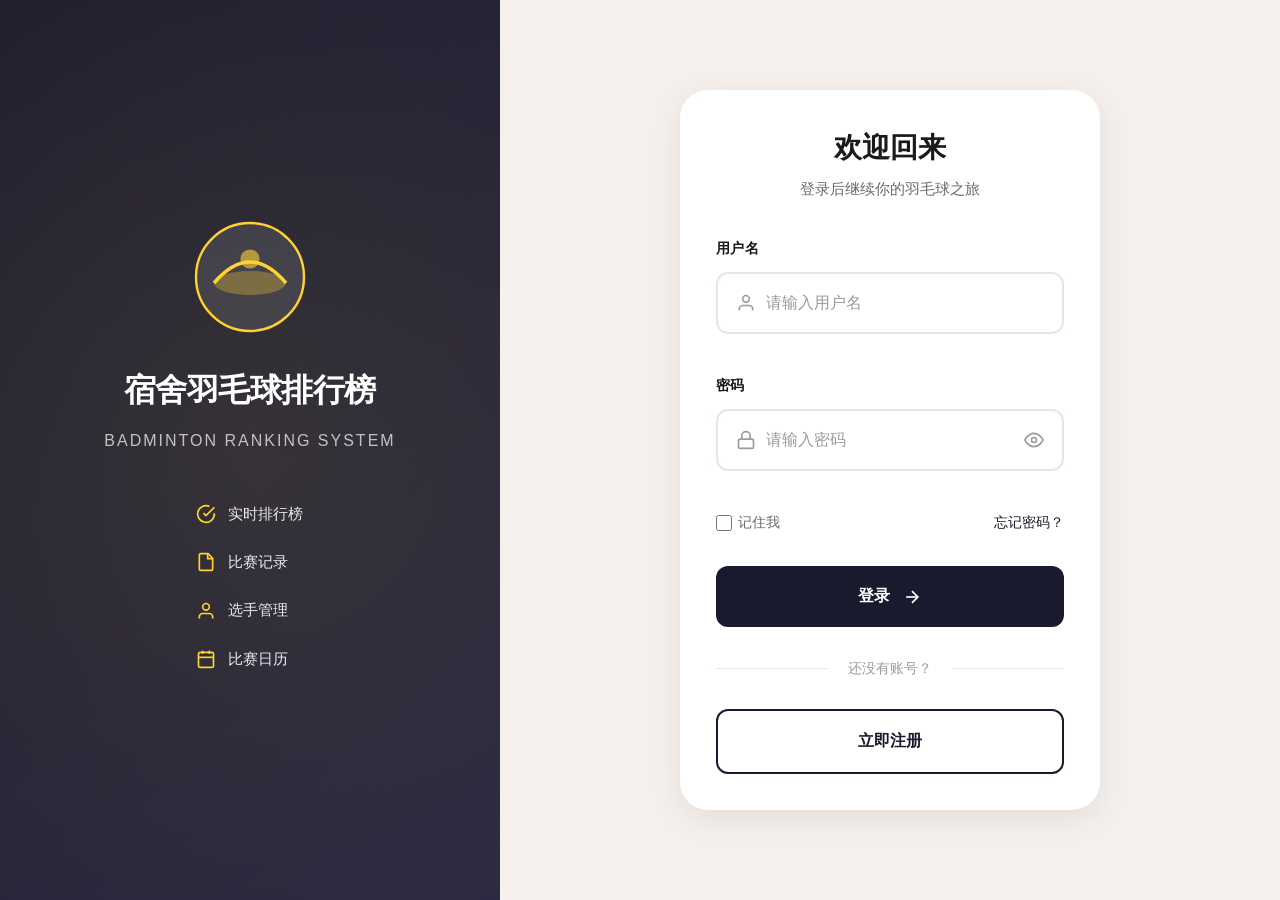
<file: login.html>
<!DOCTYPE html>
<html lang="zh-CN">
<head>
    <meta charset="UTF-8">
    <meta name="viewport" content="width=device-width, initial-scale=1.0">
    <title>登录 - 宿舍羽毛球排行榜</title>
    <link rel="stylesheet" href="style.css">
    <link rel="stylesheet" href="login.css">
</head>
<body class="login-page">
    <!-- 登录容器 -->
    <div class="login-container">
        <!-- 左侧装饰区 -->
        <div class="login-sidebar">
            <div class="login-branding">
                <div class="brand-logo">
                    <svg viewBox="0 0 100 100" fill="none" xmlns="http://www.w3.org/2000/svg">
                        <circle cx="50" cy="50" r="45" fill="rgba(255,255,255,0.1)" stroke="currentColor" stroke-width="2"/>
                        <ellipse cx="50" cy="55" rx="30" ry="10" fill="currentColor" opacity="0.3"/>
                        <path d="M20 55 Q50 20 80 55" stroke="currentColor" stroke-width="3" fill="none"/>
                        <circle cx="50" cy="35" r="8" fill="currentColor" opacity="0.6"/>
                    </svg>
                </div>
                <h1 class="brand-title">宿舍羽毛球排行榜</h1>
                <p class="brand-subtitle">Badminton Ranking System</p>
                <div class="brand-features">
                    <div class="feature-item">
                        <svg viewBox="0 0 24 24" fill="none" stroke="currentColor" stroke-width="2">
                            <path d="M22 11.08V12a10 10 0 11-5.93-9.14"/>
                            <polyline points="22 4 12 14.01 9 11.01"/>
                        </svg>
                        <span>实时排行榜</span>
                    </div>
                    <div class="feature-item">
                        <svg viewBox="0 0 24 24" fill="none" stroke="currentColor" stroke-width="2">
                            <path d="M14 2H6a2 2 0 00-2 2v16a2 2 0 002 2h12a2 2 0 002-2V7.5L14.5 2z"/>
                            <polyline points="14 2 14 8 20 8"/>
                        </svg>
                        <span>比赛记录</span>
                    </div>
                    <div class="feature-item">
                        <svg viewBox="0 0 24 24" fill="none" stroke="currentColor" stroke-width="2">
                            <path d="M20 21v-2a4 4 0 00-4-4H8a4 4 0 00-4 4v2"/>
                            <circle cx="12" cy="7" r="4"/>
                        </svg>
                        <span>选手管理</span>
                    </div>
                    <div class="feature-item">
                        <svg viewBox="0 0 24 24" fill="none" stroke="currentColor" stroke-width="2">
                            <rect x="3" y="4" width="18" height="18" rx="2" ry="2"/>
                            <line x1="16" y1="2" x2="16" y2="6"/>
                            <line x1="8" y1="2" x2="8" y2="6"/>
                            <line x1="3" y1="10" x2="21" y2="10"/>
                        </svg>
                        <span>比赛日历</span>
                    </div>
                </div>
            </div>
        </div>

        <!-- 右侧登录表单 -->
        <div class="login-main">
            <div class="login-box">
                <!-- 登录表单 -->
                <div class="login-form-container" id="login-form-container">
                    <h2 class="login-title">欢迎回来</h2>
                    <p class="login-subtitle">登录后继续你的羽毛球之旅</p>

                    <form id="login-form" class="login-form">
                        <div class="form-group">
                            <label for="login-username">用户名</label>
                            <div class="input-wrapper">
                                <svg class="input-icon" viewBox="0 0 24 24" fill="none" stroke="currentColor" stroke-width="2">
                                    <path d="M20 21v-2a4 4 0 00-4-4H8a4 4 0 00-4 4v2"/>
                                    <circle cx="12" cy="7" r="4"/>
                                </svg>
                                <input type="text" id="login-username" placeholder="请输入用户名" required>
                            </div>
                        </div>

                        <div class="form-group">
                            <label for="login-password">密码</label>
                            <div class="input-wrapper">
                                <svg class="input-icon" viewBox="0 0 24 24" fill="none" stroke="currentColor" stroke-width="2">
                                    <rect x="3" y="11" width="18" height="11" rx="2" ry="2"/>
                                    <path d="M7 11V7a5 5 0 0110 0v4"/>
                                </svg>
                                <input type="password" id="login-password" placeholder="请输入密码" required>
                                <button type="button" class="password-toggle" id="login-password-toggle" title="显示密码">
                                    <svg viewBox="0 0 24 24" fill="none" stroke="currentColor" stroke-width="2">
                                        <path d="M1 12s4-8 11-8 11 8 11 8-4 8-11 8-11-8-11-8z"/>
                                        <circle cx="12" cy="12" r="3"/>
                                    </svg>
                                </button>
                            </div>
                        </div>

                        <div class="form-options">
                            <label class="checkbox-label">
                                <input type="checkbox" id="remember-me">
                                <span>记住我</span>
                            </label>
                            <a href="#" class="forgot-link">忘记密码？</a>
                        </div>

                        <button type="submit" class="btn-login">
                            <span>登录</span>
                            <svg viewBox="0 0 24 24" fill="none" stroke="currentColor" stroke-width="2">
                                <line x1="5" y1="12" x2="19" y2="12"/>
                                <polyline points="12 5 19 12 12 19"/>
                            </svg>
                        </button>
                    </form>

                    <div class="login-divider">
                        <span>还没有账号？</span>
                    </div>

                    <button class="btn-link-register" id="btn-link-register">
                        立即注册
                    </button>
                </div>

                <!-- 注册表单 -->
                <div class="register-form-container" id="register-form-container" style="display: none;">
                    <h2 class="login-title">创建账号</h2>
                    <p class="login-subtitle">加入我们，开始你的羽毛球之旅</p>

                    <form id="register-form" class="login-form">
                        <div class="form-group">
                            <label for="reg-username">用户名</label>
                            <div class="input-wrapper">
                                <svg class="input-icon" viewBox="0 0 24 24" fill="none" stroke="currentColor" stroke-width="2">
                                    <path d="M20 21v-2a4 4 0 00-4-4H8a4 4 0 00-4 4v2"/>
                                    <circle cx="12" cy="7" r="4"/>
                                </svg>
                                <input type="text" id="reg-username" placeholder="4-20 位字母或数字" required minlength="4" maxlength="20">
                            </div>
                            <span class="input-hint">4-20 位字母或数字</span>
                        </div>

                        <div class="form-group">
                            <label for="reg-nickname">昵称</label>
                            <div class="input-wrapper">
                                <svg class="input-icon" viewBox="0 0 24 24" fill="none" stroke="currentColor" stroke-width="2">
                                    <path d="M20 21v-2a4 4 0 00-4-4H8a4 4 0 00-4 4v2"/>
                                    <circle cx="12" cy="7" r="4"/>
                                </svg>
                                <input type="text" id="reg-nickname" placeholder="请输入昵称" required>
                            </div>
                        </div>

                        <div class="form-group">
                            <label for="reg-email">邮箱（可选）</label>
                            <div class="input-wrapper">
                                <svg class="input-icon" viewBox="0 0 24 24" fill="none" stroke="currentColor" stroke-width="2">
                                    <path d="M4 4h16c1.1 0 2 .9 2 2v12c0 1.1-.9 2-2 2H4c-1.1 0-2-.9-2-2V6c0-1.1.9-2 2-2z"/>
                                    <polyline points="22,6 12,13 2,6"/>
                                </svg>
                                <input type="email" id="reg-email" placeholder="请输入邮箱">
                            </div>
                        </div>

                        <div class="form-group">
                            <label for="reg-password">密码</label>
                            <div class="input-wrapper">
                                <svg class="input-icon" viewBox="0 0 24 24" fill="none" stroke="currentColor" stroke-width="2">
                                    <rect x="3" y="11" width="18" height="11" rx="2" ry="2"/>
                                    <path d="M7 11V7a5 5 0 0110 0v4"/>
                                </svg>
                                <input type="password" id="reg-password" placeholder="至少 6 位" required minlength="6">
                                <button type="button" class="password-toggle" id="reg-password-toggle" title="显示密码">
                                    <svg viewBox="0 0 24 24" fill="none" stroke="currentColor" stroke-width="2">
                                        <path d="M1 12s4-8 11-8 11 8 11 8-4 8-11 8-11-8-11-8z"/>
                                        <circle cx="12" cy="12" r="3"/>
                                    </svg>
                                </button>
                            </div>
                            <span class="input-hint">至少 6 位字符</span>
                        </div>

                        <div class="form-group">
                            <label for="reg-confirm">确认密码</label>
                            <div class="input-wrapper">
                                <svg class="input-icon" viewBox="0 0 24 24" fill="none" stroke="currentColor" stroke-width="2">
                                    <rect x="3" y="11" width="18" height="11" rx="2" ry="2"/>
                                    <path d="M7 11V7a5 5 0 0110 0v4"/>
                                </svg>
                                <input type="password" id="reg-confirm" placeholder="再次输入密码" required>
                            </div>
                        </div>

                        <button type="submit" class="btn-login btn-register">
                            <span>创建账号</span>
                            <svg viewBox="0 0 24 24" fill="none" stroke="currentColor" stroke-width="2">
                                <line x1="12" y1="5" x2="12" y2="19"/>
                                <line x1="5" y1="12" x2="19" y2="12"/>
                            </svg>
                        </button>
                    </form>

                    <div class="login-divider">
                        <span>已有账号？</span>
                    </div>

                    <button class="btn-link-login" id="btn-link-login">
                        返回登录
                    </button>
                </div>

                <!-- 加载状态 -->
                <div class="login-loading" id="login-loading" style="display: none;">
                    <div class="loading-spinner"></div>
                    <p class="loading-text">登录中...</p>
                </div>
            </div>
        </div>
    </div>

    <!-- 提示消息 -->
    <div class="toast-container" id="toast-container"></div>

    <script src="api-client.js"></script>
    <script src="login.js"></script>
</body>
</html>
</file>
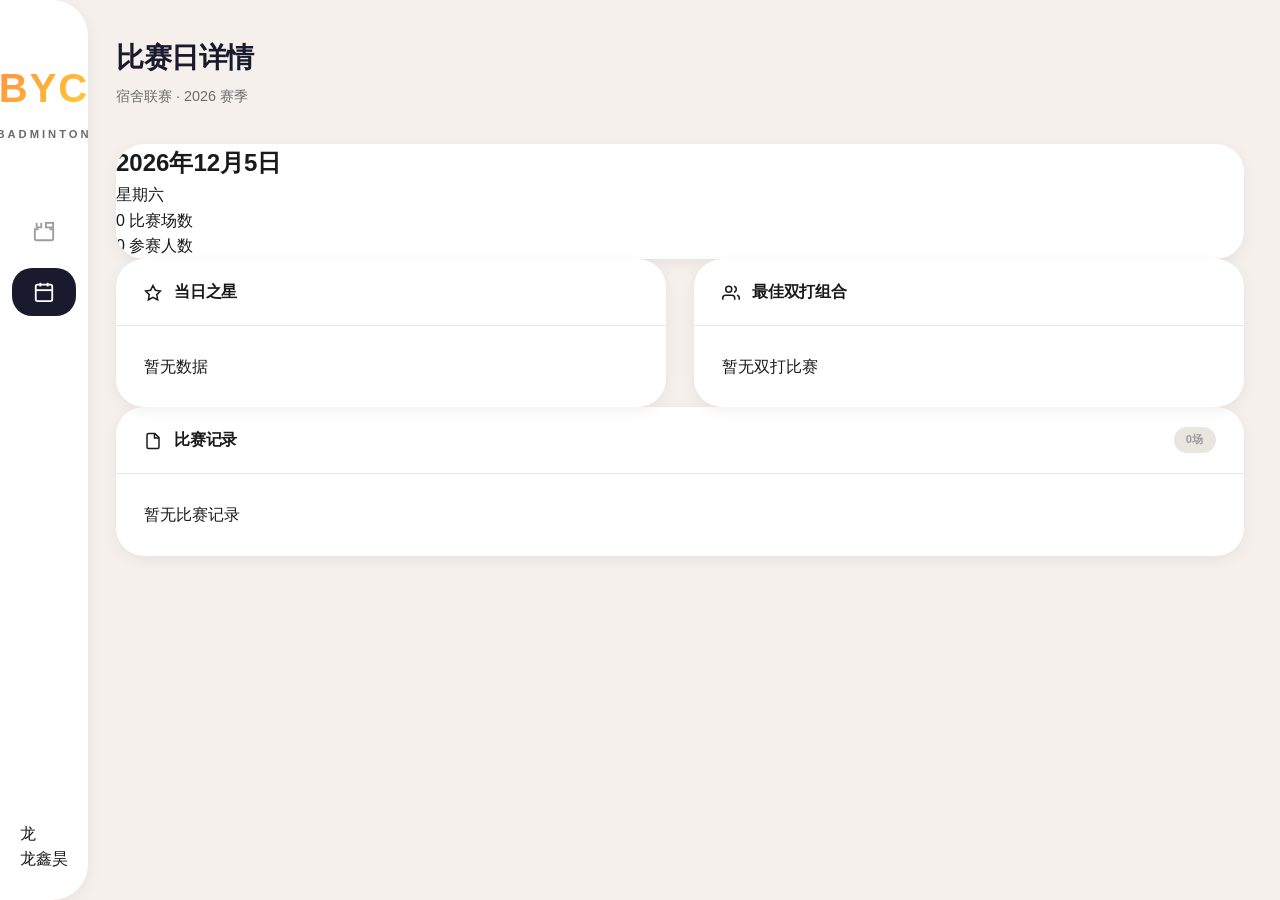
<file: matchday.html>
<!DOCTYPE html>
<html lang="zh-CN">
<head>
    <meta charset="UTF-8">
    <meta name="viewport" content="width=device-width, initial-scale=1.0">
    <title>比赛日详情 - 宿舍羽毛球排行榜</title>
    <link rel="stylesheet" href="style.css">
</head>
<body>
    <!-- 左侧导航栏 -->
    <nav class="sidebar">
        <div class="nav-brand">
            <div class="logo">BYC</div>
            <span class="logo-text">Badminton</span>
        </div>
        <ul class="nav-menu">
            <li class="nav-item" title="返回主页" onclick="window.location.href='index.html'">
                <svg class="nav-icon" viewBox="0 0 24 24" fill="none" stroke="currentColor" stroke-width="2">
                    <path d="M6 9H2v10c0 1.1.9 2 2 2h16a2 2 0 002-2V9h-4"/>
                    <polyline points="4 2 4 7 9 7 9 2"/>
                    <rect x="14" y="2" width="8" height="5"/>
                </svg>
            </li>
            <li class="nav-item active" title="比赛日历">
                <svg class="nav-icon" viewBox="0 0 24 24" fill="none" stroke="currentColor" stroke-width="2">
                    <rect x="3" y="4" width="18" height="18" rx="2" ry="2"/>
                    <line x1="16" y1="2" x2="16" y2="6"/>
                    <line x1="8" y1="2" x2="8" y2="6"/>
                    <line x1="3" y1="10" x2="21" y2="10"/>
                </svg>
            </li>
        </ul>
        <div class="nav-bottom">
            <div class="nav-user">
                <div class="user-avatar" id="nav-user-avatar">龙</div>
                <span class="user-name" id="nav-user-name">龙鑫昊</span>
            </div>
        </div>
    </nav>

    <!-- 主内容区 -->
    <main class="main-content">
        <header class="page-header">
            <div>
                <h1>比赛日详情</h1>
                <p class="subtitle" id="matchday-subtitle">宿舍联赛 · 2026 赛季</p>
            </div>
        </header>

        <!-- 日期标题卡片 -->
        <section class="card matchday-header-card">
            <div class="matchday-header-content">
                <div class="matchday-date-info">
                    <h2 class="matchday-date" id="matchday-date">2026 年 3 月 1 日</h2>
                    <span class="matchday-weekday" id="matchday-weekday">星期日</span>
                </div>
                <div class="matchday-stats-summary">
                    <div class="summary-stat">
                        <span class="summary-value" id="total-matches">0</span>
                        <span class="summary-label">比赛场数</span>
                    </div>
                    <div class="summary-stat">
                        <span class="summary-value" id="total-players">0</span>
                        <span class="summary-label">参赛人数</span>
                    </div>
                </div>
            </div>
        </section>

        <!-- 趣味统计 -->
        <section class="dashboard-grid matchday-fun-stats">
            <!-- 当日之星 -->
            <div class="card star-player-card">
                <div class="card-header">
                    <h2>
                        <svg class="nav-icon" style="width:18px;height:18px;vertical-align:middle;margin-right:8px" viewBox="0 0 24 24" fill="none" stroke="currentColor" stroke-width="2">
                            <polygon points="12 2 15.09 8.26 22 9.27 17 14.14 18.18 21.02 12 17.77 5.82 21.02 7 14.14 2 9.27 8.91 8.26 12 2"/>
                        </svg>
                        当日之星
                    </h2>
                </div>
                <div class="card-content">
                    <div class="star-player-content" id="star-player">
                        <div class="star-empty">暂无数据</div>
                    </div>
                </div>
            </div>

            <!-- 最佳组合 -->
            <div class="card best-team-card">
                <div class="card-header">
                    <h2>
                        <svg class="nav-icon" style="width:18px;height:18px;vertical-align:middle;margin-right:8px" viewBox="0 0 24 24" fill="none" stroke="currentColor" stroke-width="2">
                            <path d="M17 21v-2a4 4 0 00-4-4H5a4 4 0 00-4 4v2"/>
                            <circle cx="9" cy="7" r="4"/>
                            <path d="M23 21v-2a4 4 0 00-3-3.87"/>
                            <path d="M16 3.13a4 4 0 010 7.75"/>
                        </svg>
                        最佳双打组合
                    </h2>
                </div>
                <div class="card-content">
                    <div class="best-team-content" id="best-team">
                        <div class="team-empty">暂无数据</div>
                    </div>
                </div>
            </div>
        </section>

        <!-- 比赛记录 -->
        <section class="card matchday-matches-card">
            <div class="card-header">
                <h2>
                    <svg class="nav-icon" style="width:18px;height:18px;vertical-align:middle;margin-right:8px" viewBox="0 0 24 24" fill="none" stroke="currentColor" stroke-width="2">
                        <path d="M14.5 2H6a2 2 0 00-2 2v16a2 2 0 002 2h12a2 2 0 002-2V7.5L14.5 2z"/>
                        <polyline points="14 2 14 8 20 8"/>
                    </svg>
                    比赛记录
                </h2>
                <span class="badge" id="matches-count">0 场</span>
            </div>
            <div class="card-content">
                <div class="matchday-match-list" id="matchday-match-list">
                    <div class="matchday-match-empty">暂无比赛记录</div>
                </div>
            </div>
        </section>
    </main>

    <script src="app.js"></script>
    <script>
        document.addEventListener('DOMContentLoaded', function() {
            if (typeof renderMatchdayPage === 'function') {
                renderMatchdayPage();
            }
        });
    </script>
</body>
</html>
</file>
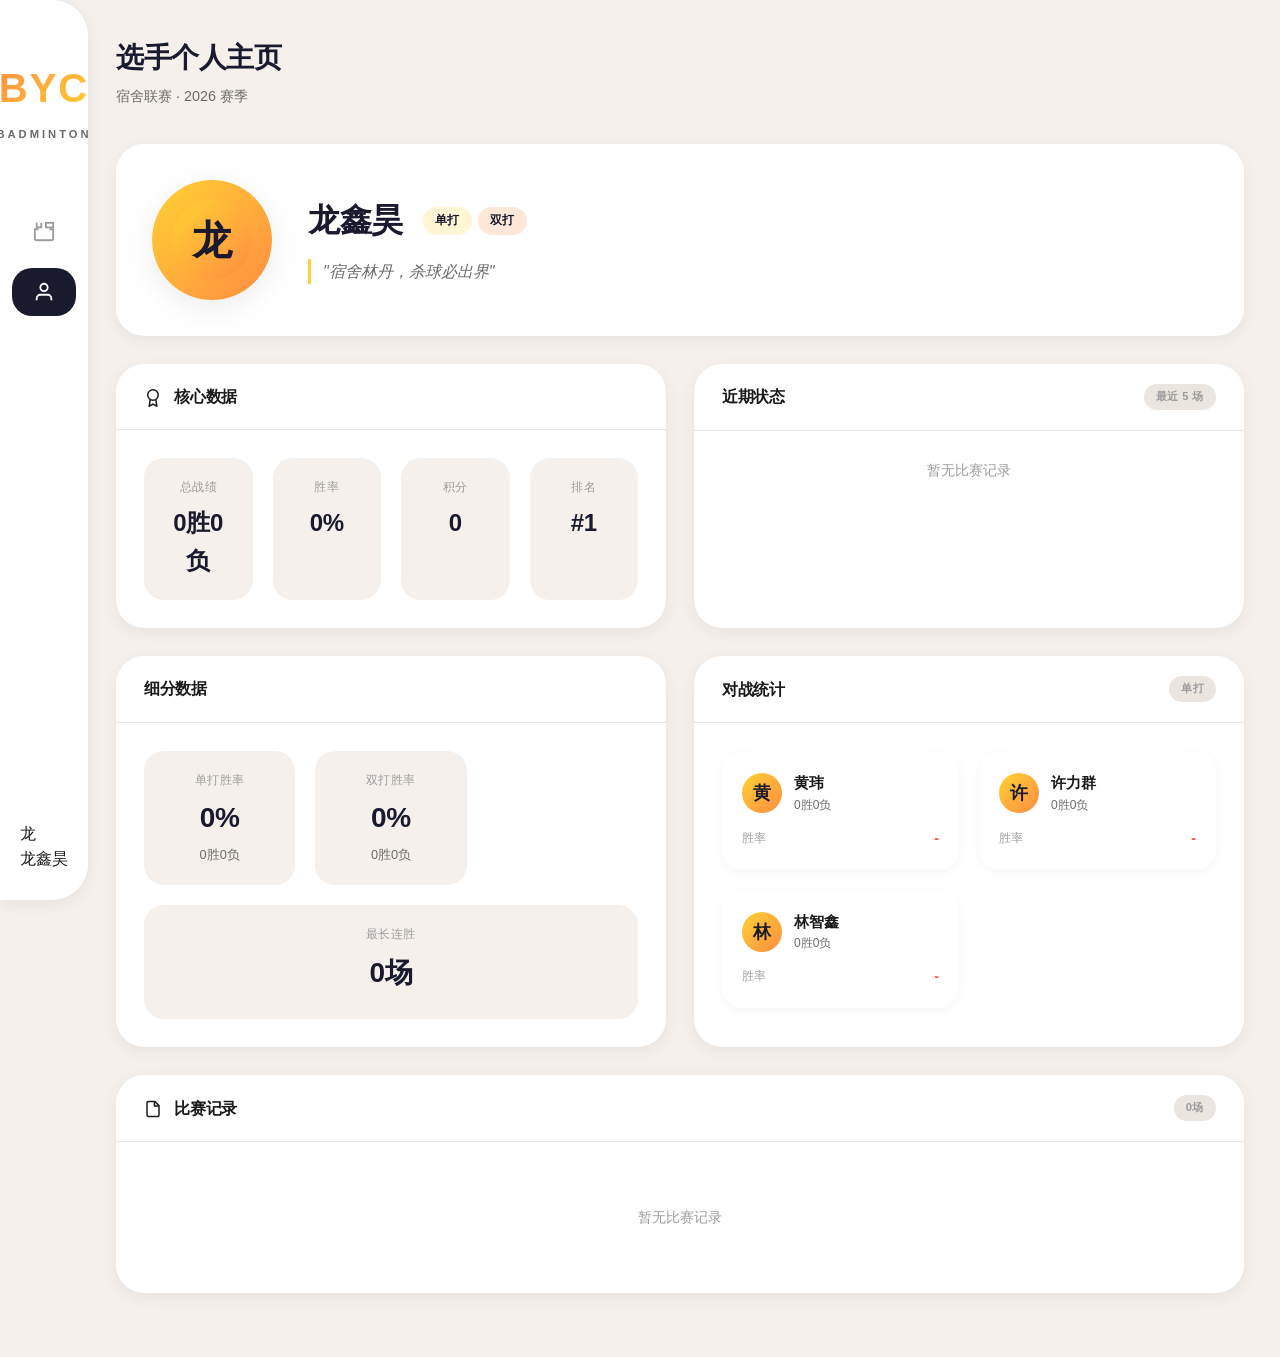
<file: player.html>
<!DOCTYPE html>
<html lang="zh-CN">
<head>
    <meta charset="UTF-8">
    <meta name="viewport" content="width=device-width, initial-scale=1.0">
    <title>选手个人主页 - 宿舍羽毛球排行榜</title>
    <link rel="stylesheet" href="style.css">
</head>
<body>
    <!-- 左侧导航栏 -->
    <nav class="sidebar">
        <div class="nav-brand">
            <div class="logo">BYC</div>
            <span class="logo-text">Badminton</span>
        </div>
        <ul class="nav-menu">
            <li class="nav-item" title="返回主页" onclick="window.location.href='index.html'">
                <svg class="nav-icon" viewBox="0 0 24 24" fill="none" stroke="currentColor" stroke-width="2">
                    <path d="M6 9H2v10c0 1.1.9 2 2 2h16a2 2 0 002-2V9h-4"/>
                    <polyline points="4 2 4 7 9 7 9 2"/>
                    <rect x="14" y="2" width="8" height="5"/>
                </svg>
            </li>
            <li class="nav-item active" title="选手资料">
                <svg class="nav-icon" viewBox="0 0 24 24" fill="none" stroke="currentColor" stroke-width="2">
                    <path d="M20 21v-2a4 4 0 00-4-4H8a4 4 0 00-4 4v2"/>
                    <circle cx="12" cy="7" r="4"/>
                </svg>
            </li>
        </ul>
        <div class="nav-bottom">
            <div class="nav-user">
                <div class="user-avatar" id="nav-user-avatar">龙</div>
                <span class="user-name" id="nav-user-name">龙鑫昊</span>
            </div>
        </div>
    </nav>

    <!-- 主内容区 -->
    <main class="main-content">
        <header class="page-header">
            <div>
                <h1>选手个人主页</h1>
                <p class="subtitle" id="player-subtitle">宿舍联赛 · 2026 赛季</p>
            </div>
        </header>

        <!-- 基础信息区 -->
        <section class="card player-profile-header">
            <div class="profile-header-content">
                <div class="profile-avatar-large" id="profile-avatar">
                    龙
                </div>
                <div class="profile-info">
                    <div class="profile-name-row">
                        <h2 class="profile-name" id="profile-name">龙鑫昊</h2>
                        <div class="profile-type-tags" id="profile-type-tags">
                            <span class="type-tag singles">单打</span>
                            <span class="type-tag doubles">双打</span>
                        </div>
                    </div>
                    <p class="profile-signature" id="profile-signature">"宿舍林丹，杀球必出界"</p>
                </div>
            </div>
        </section>

        <!-- 核心数据看板 -->
        <section class="dashboard-grid player-stats-section">
            <div class="card player-stats-overview">
                <div class="card-header">
                    <h2>
                        <svg class="nav-icon" style="width:18px;height:18px;vertical-align:middle;margin-right:8px" viewBox="0 0 24 24" fill="none" stroke="currentColor" stroke-width="2">
                            <circle cx="12" cy="8" r="7"/>
                            <polyline points="8.21 13.89 7 23 12 20 17 23 15.79 13.88"/>
                        </svg>
                        核心数据
                    </h2>
                </div>
                <div class="card-content">
                    <div class="stats-grid">
                        <div class="stat-box">
                            <div class="stat-label">总战绩</div>
                            <div class="stat-value" id="stat-total-record">0 胜 0 负</div>
                        </div>
                        <div class="stat-box">
                            <div class="stat-label">胜率</div>
                            <div class="stat-value" id="stat-win-rate">0%</div>
                        </div>
                        <div class="stat-box">
                            <div class="stat-label">积分</div>
                            <div class="stat-value" id="stat-points">0</div>
                        </div>
                        <div class="stat-box">
                            <div class="stat-label">排名</div>
                            <div class="stat-value" id="stat-rank">#1</div>
                        </div>
                    </div>
                </div>
            </div>

            <!-- 近期状态 -->
            <div class="card player-recent-form">
                <div class="card-header">
                    <h2>近期状态</h2>
                    <span class="badge">最近 5 场</span>
                </div>
                <div class="card-content">
                    <div class="form-display" id="recent-form">
                        <span class="form-empty">暂无比赛记录</span>
                    </div>
                </div>
            </div>
        </section>

        <!-- 细分数据 -->
        <section class="dashboard-grid player-detailed-stats">
            <div class="card player-type-stats">
                <div class="card-header">
                    <h2>细分数据</h2>
                </div>
                <div class="card-content">
                    <div class="type-stats-grid">
                        <div class="type-stat-box">
                            <div class="type-stat-label">单打胜率</div>
                            <div class="type-stat-value" id="stat-singles-rate">0%</div>
                            <div class="type-stat-detail" id="stat-singles-record">0 胜 0 负</div>
                        </div>
                        <div class="type-stat-box">
                            <div class="type-stat-label">双打胜率</div>
                            <div class="type-stat-value" id="stat-doubles-rate">0%</div>
                            <div class="type-stat-detail" id="stat-doubles-record">0 胜 0 负</div>
                        </div>
                        <div class="type-stat-box full-width">
                            <div class="type-stat-label">最长连胜</div>
                            <div class="type-stat-value" id="stat-best-streak">0 场</div>
                        </div>
                    </div>
                </div>
            </div>

            <!-- 对战统计 -->
            <div class="card player-relations">
                <div class="card-header">
                    <h2>对战统计</h2>
                    <span class="badge">单打</span>
                </div>
                <div class="card-content">
                    <div class="relations-grid" id="vs-stats">
                        <!-- 由 JS 动态生成 -->
                    </div>
                </div>
            </div>
        </section>

        <!-- 比赛记录 -->
        <section class="card player-match-history">
            <div class="card-header">
                <h2>
                    <svg class="nav-icon" style="width:18px;height:18px;vertical-align:middle;margin-right:8px" viewBox="0 0 24 24" fill="none" stroke="currentColor" stroke-width="2">
                        <path d="M14.5 2H6a2 2 0 00-2 2v16a2 2 0 002 2h12a2 2 0 002-2V7.5L14.5 2z"/>
                        <polyline points="14 2 14 8 20 8"/>
                    </svg>
                    比赛记录
                </h2>
                <span class="badge" id="match-count">0 场</span>
            </div>
            <div class="card-content">
                <div class="match-history-list" id="match-history-list">
                    <div class="match-history-empty">暂无比赛记录</div>
                </div>
            </div>
        </section>
    </main>

    <script src="app.js"></script>
    <script>
        // 页面加载时初始化个人页面
        document.addEventListener('DOMContentLoaded', function() {
            if (typeof renderPlayerProfile === 'function') {
                renderPlayerProfile();
            }
        });
    </script>
</body>
</html>
</file>
<file: style.css>
/* ================================
   CSS 变量定义 - 现代简约风格
   ================================ */
:root {
    /* 主色调 - 温暖米色系 */
    --color-bg: #F5F0EB;
    --color-surface: #FFFFFF;
    --color-surface-alt: #EBE5E0;

    /* 深色卡片 */
    --color-dark: #1A1A2E;
    --color-dark-surface: #252542;

    /* 强调色 - 黄色/橙色 */
    --color-accent: #FFD233;
    --color-accent-hover: #FFC107;
    --color-accent-light: rgba(255, 210, 51, 0.2);
    --color-orange: #FF8C42;
    --color-orange-light: rgba(255, 140, 66, 0.2);

    /* 文字色 */
    --color-text-primary: #1A1A1A;
    --color-text-secondary: #6B6B6B;
    --color-text-muted: #9C9C9C;
    --color-text-light: #FFFFFF;

    /* 功能色 */
    --color-success: #4CAF50;
    --color-danger: #FF5252;
    --color-primary: #1A1A2E;

    /* 阴影 */
    --shadow-sm: 0 2px 8px rgba(0, 0, 0, 0.04);
    --shadow-md: 0 4px 16px rgba(0, 0, 0, 0.06);
    --shadow-lg: 0 8px 32px rgba(0, 0, 0, 0.08);
    --shadow-xl: 0 16px 48px rgba(0, 0, 0, 0.1);

    /* 圆角 */
    --radius-sm: 12px;
    --radius-md: 20px;
    --radius-lg: 28px;
    --radius-xl: 36px;

    /* 间距 */
    --spacing-xs: 6px;
    --spacing-sm: 12px;
    --spacing-md: 20px;
    --spacing-lg: 28px;
    --spacing-xl: 36px;

    /* 侧边栏 */
    --sidebar-width: 88px;

    /* 过渡 */
    --transition-fast: 150ms cubic-bezier(0.4, 0, 0.2, 1);
    --transition-base: 250ms cubic-bezier(0.4, 0, 0.2, 1);
    --transition-slow: 400ms cubic-bezier(0.4, 0, 0.2, 1);
}

/* ================================
   基础重置
   ================================ */
*, *::before, *::after {
    box-sizing: border-box;
    margin: 0;
    padding: 0;
}

html {
    font-size: 16px;
    -webkit-font-smoothing: antialiased;
    -moz-osx-font-smoothing: grayscale;
}

body {
    font-family: -apple-system, BlinkMacSystemFont, 'SF Pro Display', 'Segoe UI', Roboto, 'Helvetica Neue', Arial, sans-serif;
    background-color: var(--color-bg);
    color: var(--color-text-primary);
    line-height: 1.6;
    min-height: 100vh;
}

/* ================================
   侧边栏导航
   ================================ */
.sidebar {
    position: fixed;
    left: 0;
    top: 0;
    bottom: 0;
    width: var(--sidebar-width);
    background: var(--color-surface);
    border-radius: 0 var(--radius-xl) var(--radius-xl) 0;
    display: flex;
    flex-direction: column;
    align-items: center;
    padding: var(--spacing-lg) 0;
    z-index: 100;
    box-shadow: var(--shadow-md);
}

.nav-brand {
    margin-bottom: var(--spacing-xl);
    display: flex;
    flex-direction: column;
    align-items: center;
    padding-top: var(--spacing-lg);
}

.logo {
    font-size: 2.5rem;
    font-weight: 900;
    background: linear-gradient(135deg, var(--color-orange), var(--color-accent));
    -webkit-background-clip: text;
    -webkit-text-fill-color: transparent;
    background-clip: text;
    letter-spacing: 2px;
}

.logo-text {
    font-size: 0.7rem;
    font-weight: 600;
    color: var(--color-text-secondary);
    margin-top: 6px;
    letter-spacing: 3px;
    text-transform: uppercase;
}

.nav-menu {
    list-style: none;
    flex: 1;
    display: flex;
    flex-direction: column;
    gap: var(--spacing-sm);
    padding: 0;
    width: 100%;
    padding: 0 var(--spacing-sm);
    margin-top: var(--spacing-lg);
}

.nav-item {
    width: 48px;
    height: 48px;
    border-radius: var(--radius-md);
    display: flex;
    align-items: center;
    justify-content: center;
    cursor: pointer;
    transition: all var(--transition-base);
    color: var(--color-text-muted);
    margin: 0 auto;
    width: 100%;
}

.nav-item:hover {
    background-color: var(--color-bg);
    color: var(--color-text-primary);
}

.nav-item.active {
    background-color: var(--color-dark);
    color: var(--color-text-light);
}

.nav-item.add-btn {
    background-color: var(--color-accent);
    color: var(--color-dark);
}

.nav-item.add-btn:hover {
    background-color: var(--color-accent-hover);
    color: var(--color-dark);
}

.nav-icon {
    width: 22px;
    height: 22px;
}

/* ================================
   主内容区
   ================================ */
.main-content {
    margin-left: var(--sidebar-width);
    min-height: 100vh;
    padding: var(--spacing-xl) var(--spacing-xl) var(--spacing-xl) var(--spacing-lg);
}

.page-header {
    margin-bottom: var(--spacing-xl);
    display: flex;
    justify-content: space-between;
    align-items: center;
}

.page-header h1 {
    font-size: 1.75rem;
    font-weight: 700;
    color: var(--color-dark);
    letter-spacing: -0.5px;
}

.page-header .subtitle {
    color: var(--color-text-secondary);
    font-size: 0.9rem;
    margin-top: 4px;
}

/* ================================
   仪表盘网格
   ================================ */
.dashboard-layout {
    display: grid;
    grid-template-columns: 1fr 380px;
    gap: var(--spacing-lg);
    max-width: 1480px;
}

.dashboard-main {
    min-width: 0;
}

.dashboard-sidebar {
    position: sticky;
    top: var(--spacing-xl);
    height: fit-content;
}

.dashboard-grid {
    display: grid;
    grid-template-columns: repeat(2, 1fr);
    gap: var(--spacing-lg);
}

/* ================================
   卡片样式
   ================================ */
.card {
    background: var(--color-surface);
    border-radius: var(--radius-lg);
    box-shadow: var(--shadow-md);
    overflow: hidden;
    transition: all var(--transition-base);
}

.card:hover {
    box-shadow: var(--shadow-lg);
    transform: translateY(-2px);
}

.card-dark {
    background: var(--color-dark);
    color: var(--color-text-light);
}

.card-header {
    display: flex;
    justify-content: space-between;
    align-items: center;
    padding: var(--spacing-md) var(--spacing-lg);
    border-bottom: 1px solid var(--color-surface-alt);
}

.card-dark .card-header {
    border-bottom-color: var(--color-dark-surface);
}

.card-header h2 {
    font-size: 1rem;
    font-weight: 600;
    color: var(--color-text-primary);
    letter-spacing: -0.3px;
}

.card-dark .card-header h2 {
    color: var(--color-text-light);
}

.badge {
    font-size: 0.7rem;
    font-weight: 600;
    color: var(--color-text-muted);
    background: var(--color-surface-alt);
    padding: 4px 12px;
    border-radius: 20px;
    text-transform: uppercase;
    letter-spacing: 0.5px;
}

.card-dark .badge {
    background: var(--color-dark-surface);
    color: var(--color-text-muted);
}

.card-content {
    padding: var(--spacing-lg);
}

/* ================================
   排行榜表格
   ================================ */
.leaderboard-table {
    width: 100%;
    border-collapse: collapse;
}

.leaderboard-table th,
.leaderboard-table td {
    padding: var(--spacing-sm) var(--spacing-md);
    text-align: left;
}

.leaderboard-table th {
    font-size: 0.7rem;
    font-weight: 600;
    color: var(--color-text-muted);
    text-transform: uppercase;
    letter-spacing: 0.5px;
    border-bottom: 1px solid var(--color-surface-alt);
}

.leaderboard-table td {
    padding: var(--spacing-md);
    border-bottom: 1px solid var(--color-surface-alt);
    transition: background var(--transition-fast);
}

.leaderboard-table tr:last-child td {
    border-bottom: none;
}

.leaderboard-table tr:hover td {
    background-color: var(--color-bg);
    cursor: pointer;
}

.leaderboard-table tr.clickable-row {
    transition: all var(--transition-fast);
}

.table-click-hint {
    font-size: 0.75rem;
    color: var(--color-text-muted);
    text-align: right;
    padding: var(--spacing-sm) var(--spacing-md);
}

.player-card-actions {
    display: flex;
    justify-content: center;
    margin-top: var(--spacing-md);
}

.btn-view-profile {
    display: inline-flex;
    align-items: center;
    gap: var(--spacing-xs);
    padding: var(--spacing-sm) var(--spacing-md);
    font-size: 0.85rem;
    font-weight: 600;
    border: 2px solid var(--color-surface-alt);
    border-radius: var(--radius-md);
    cursor: pointer;
    transition: all var(--transition-base);
    background: var(--color-surface);
    color: var(--color-text-primary);
}

.btn-view-profile:hover {
    border-color: var(--color-dark);
    background: var(--color-bg);
    color: var(--color-dark);
}

.btn-view-profile .btn-icon {
    width: 18px;
    height: 18px;
}

.player-name-link {
    color: var(--color-primary);
    text-decoration: none;
    font-weight: 600;
    transition: color var(--transition-fast);
}

.leaderboard-table tr:hover .player-name-link {
    color: var(--color-accent-hover);
}

/* 排名样式 */
.rank {
    font-weight: 700;
    color: var(--color-text-secondary);
    font-size: 0.9rem;
    width: 32px;
    height: 32px;
    display: inline-flex;
    align-items: center;
    justify-content: center;
    border-radius: 50%;
    background: var(--color-surface-alt);
}

.rank-1 {
    background: var(--color-accent);
    color: var(--color-dark);
}
.rank-2 {
    background: #C0C0C0;
    color: var(--color-dark);
}
.rank-3 {
    background: #CD7F32;
    color: var(--color-text-light);
}

/* 选手信息 */
.player-cell {
    display: flex;
    align-items: center;
    gap: var(--spacing-sm);
}

.player-avatar {
    width: 36px;
    height: 36px;
    border-radius: 50%;
    background: linear-gradient(135deg, var(--color-accent), var(--color-orange));
    display: flex;
    align-items: center;
    justify-content: center;
    color: var(--color-dark);
    font-weight: 700;
    font-size: 0.875rem;
}

.player-name {
    font-weight: 600;
    color: var(--color-text-primary);
}

/* 胜率样式 */
.win-rate {
    font-weight: 600;
    font-size: 0.875rem;
}

.win-rate.positive {
    color: var(--color-success);
}

.win-rate.negative {
    color: var(--color-danger);
}

/* 积分样式 */
.points {
    font-weight: 700;
    color: var(--color-dark);
    font-size: 1rem;
}

.points.positive {
    color: var(--color-success);
}

.points.negative {
    color: var(--color-danger);
}

/* 排行榜详细统计（胜场/负场 + 积分） */
.stats-detail {
    display: flex;
    flex-direction: column;
    align-items: center;
    gap: 4px;
}

.win-loss {
    font-size: 0.85rem;
    color: var(--color-text-secondary);
    font-weight: 500;
}

/* ================================
   选手轮播卡片
   ================================ */
.player-carousel {
    display: flex;
    align-items: center;
    gap: var(--spacing-md);
    position: relative;
}

.carousel-btn {
    width: 44px;
    height: 44px;
    border-radius: 50%;
    border: 2px solid var(--color-surface-alt);
    background: var(--color-surface);
    color: var(--color-text-secondary);
    cursor: pointer;
    display: flex;
    align-items: center;
    justify-content: center;
    transition: all var(--transition-base);
    flex-shrink: 0;
}

.carousel-btn:hover {
    border-color: var(--color-dark);
    color: var(--color-dark);
    background: var(--color-bg);
}

.carousel-btn svg {
    width: 20px;
    height: 20px;
}

.player-card {
    flex: 1;
    background: linear-gradient(135deg, var(--color-bg), var(--color-surface));
    border-radius: var(--radius-lg);
    padding: var(--spacing-lg);
    display: flex;
    flex-direction: column;
    align-items: center;
    text-align: center;
    border: 1px solid var(--color-surface-alt);
    animation: fadeIn var(--transition-base);
}

.player-card .avatar-large {
    width: 96px;
    height: 96px;
    border-radius: 50%;
    background: linear-gradient(135deg, var(--color-accent), var(--color-orange));
    display: flex;
    align-items: center;
    justify-content: center;
    color: var(--color-dark);
    font-weight: 700;
    font-size: 2.25rem;
    box-shadow: var(--shadow-lg);
    margin-bottom: var(--spacing-md);
}

.player-card .player-info {
    width: 100%;
}

.player-card .player-name {
    font-size: 1.25rem;
    font-weight: 700;
    color: var(--color-text-primary);
    margin-bottom: var(--spacing-xs);
    letter-spacing: -0.3px;
}

.player-card .win-rate-badge {
    display: inline-block;
    padding: 5px 14px;
    border-radius: 20px;
    font-size: 0.8rem;
    font-weight: 600;
    margin-top: var(--spacing-xs);
}

.player-card .win-rate-badge.positive {
    background: var(--color-accent-light);
    color: var(--color-text-primary);
}

.player-card .win-rate-badge.negative {
    background: var(--color-orange-light);
    color: var(--color-text-primary);
}

.player-card .player-stats {
    display: flex;
    justify-content: center;
    gap: var(--spacing-md);
    margin-top: var(--spacing-md);
    padding-top: var(--spacing-md);
    border-top: 1px solid var(--color-surface-alt);
}

.player-card .stat-item {
    display: flex;
    flex-direction: column;
    align-items: center;
}

.player-card .stat-value {
    font-size: 1.5rem;
    font-weight: 700;
    color: var(--color-dark);
    letter-spacing: -0.5px;
}

.player-card .stat-value.positive {
    color: var(--color-success);
}

.player-card .stat-value.negative {
    color: var(--color-danger);
}

.player-card .stat-label {
    font-size: 0.7rem;
    color: var(--color-text-muted);
    margin-top: 4px;
    text-transform: uppercase;
    letter-spacing: 0.5px;
}

.carousel-dots {
    display: flex;
    justify-content: center;
    gap: 8px;
    margin-top: var(--spacing-md);
}

.carousel-dot {
    width: 8px;
    height: 8px;
    border-radius: 4px;
    background: var(--color-surface-alt);
    cursor: pointer;
    transition: all var(--transition-fast);
}

.carousel-dot.active {
    width: 24px;
    background: var(--color-dark);
}

.carousel-dot:hover {
    background: var(--color-dark);
}

/* ================================
   比赛操作按钮
   ================================ */
.match-actions {
    display: flex;
    gap: var(--spacing-sm);
    margin-bottom: var(--spacing-lg);
}

.btn {
    display: inline-flex;
    align-items: center;
    justify-content: center;
    gap: var(--spacing-xs);
    padding: var(--spacing-sm) var(--spacing-md);
    font-size: 0.85rem;
    font-weight: 600;
    border: none;
    border-radius: var(--radius-md);
    cursor: pointer;
    transition: all var(--transition-base);
    letter-spacing: -0.2px;
}

.btn-primary {
    background: var(--color-dark);
    color: var(--color-text-light);
}

.btn-primary:hover {
    background: var(--color-dark-surface);
    transform: translateY(-1px);
}

.btn-secondary {
    background: var(--color-bg);
    color: var(--color-text-primary);
}

.btn-secondary:hover {
    background: var(--color-surface-alt);
}

.btn-danger {
    background: var(--color-danger);
    color: var(--color-text-light);
}

.btn-danger:hover {
    background: #FF3838;
}

.btn-sm {
    padding: 6px 12px;
    font-size: 0.8rem;
}

.btn-icon {
    width: 18px;
    height: 18px;
}

/* ================================
   最近比赛
   ================================ */
.recent-matches h3 {
    font-size: 0.8rem;
    font-weight: 600;
    color: var(--color-text-muted);
    margin-bottom: var(--spacing-md);
    text-transform: uppercase;
    letter-spacing: 0.5px;
}

.match-list {
    display: flex;
    flex-direction: column;
    gap: var(--spacing-xs);
}

.match-item {
    display: flex;
    align-items: center;
    justify-content: space-between;
    padding: var(--spacing-sm) var(--spacing-md);
    background: var(--color-bg);
    border-radius: var(--radius-md);
    font-size: 0.875rem;
    transition: all var(--transition-fast);
}

.match-item:hover {
    background: var(--color-surface-alt);
}

.match-item.selected {
    background: var(--color-accent-light);
    border: 1px solid var(--color-accent);
}

.match-teams {
    display: flex;
    align-items: center;
    gap: var(--spacing-sm);
}

.match-checkbox {
    margin-right: var(--spacing-sm);
    display: flex;
    align-items: center;
}

.match-checkbox input {
    width: 18px;
    height: 18px;
    cursor: pointer;
    accent-color: var(--color-dark);
}

.match-score {
    font-weight: 700;
    color: var(--color-text-primary);
    padding: 3px 10px;
    background: var(--color-surface);
    border-radius: 20px;
    font-size: 0.8rem;
}

.match-winner {
    color: var(--color-success);
    font-weight: 600;
    font-size: 0.8rem;
}

.match-actions-right {
    display: flex;
    align-items: center;
    gap: var(--spacing-sm);
}

.btn-delete-match {
    width: 32px;
    height: 32px;
    border-radius: var(--radius-sm);
    border: none;
    background: transparent;
    color: var(--color-text-muted);
    cursor: pointer;
    display: flex;
    align-items: center;
    justify-content: center;
    transition: all var(--transition-fast);
}

.btn-delete-match:hover {
    background: rgba(255, 82, 82, 0.1);
    color: var(--color-danger);
}

.btn-delete-match svg {
    width: 18px;
    height: 18px;
}

/* 批量模式条 */
.batch-mode-bar {
    display: flex;
    align-items: center;
    justify-content: space-between;
    padding: var(--spacing-sm) var(--spacing-md);
    background: var(--color-accent-light);
    border-radius: var(--radius-md);
    margin-bottom: var(--spacing-md);
    border: 1px solid var(--color-accent);
}

.batch-hint {
    font-size: 0.85rem;
    color: var(--color-text-primary);
}

.batch-hint strong {
    color: var(--color-dark);
    font-weight: 700;
}

.batch-actions {
    display: flex;
    gap: var(--spacing-xs);
}

/* ================================
   弹窗样式
   ================================ */
.modal-overlay {
    position: fixed;
    inset: 0;
    background: rgba(26, 26, 26, 0.6);
    backdrop-filter: blur(4px);
    display: flex;
    align-items: center;
    justify-content: center;
    z-index: 1000;
    opacity: 0;
    visibility: hidden;
    transition: all var(--transition-base);
}

.modal-overlay.active {
    opacity: 1;
    visibility: visible;
}

.modal {
    background: var(--color-surface);
    border-radius: var(--radius-xl);
    box-shadow: var(--shadow-xl);
    width: 100%;
    max-width: 500px;
    transform: translateY(-20px) scale(0.95);
    transition: all var(--transition-base);
}

.modal-overlay.active .modal {
    transform: translateY(0) scale(1);
}

.modal-header {
    display: flex;
    justify-content: space-between;
    align-items: center;
    padding: var(--spacing-lg);
    border-bottom: 1px solid var(--color-surface-alt);
}

.modal-header h3 {
    font-size: 1.1rem;
    font-weight: 600;
    color: var(--color-text-primary);
    letter-spacing: -0.3px;
}

.modal-close {
    background: none;
    border: none;
    font-size: 1.5rem;
    color: var(--color-text-muted);
    cursor: pointer;
    padding: 0;
    width: 36px;
    height: 36px;
    display: flex;
    align-items: center;
    justify-content: center;
    border-radius: var(--radius-sm);
    transition: all var(--transition-fast);
}

.modal-close:hover {
    background: var(--color-bg);
    color: var(--color-text-primary);
}

.modal-body {
    padding: var(--spacing-lg);
}

.modal-footer {
    display: flex;
    justify-content: flex-end;
    gap: var(--spacing-sm);
    padding: var(--spacing-lg);
    border-top: 1px solid var(--color-surface-alt);
}

/* ================================
   表单样式
   ================================ */
.form-group {
    margin-bottom: var(--spacing-md);
}

.form-group:last-child {
    margin-bottom: 0;
}

.form-group label {
    display: block;
    font-size: 0.8rem;
    font-weight: 600;
    color: var(--color-text-secondary);
    margin-bottom: var(--spacing-xs);
    text-transform: uppercase;
    letter-spacing: 0.3px;
}

.form-group input,
.form-group select {
    width: 100%;
    padding: var(--spacing-sm) var(--spacing-md);
    font-size: 0.9rem;
    border: 2px solid var(--color-surface-alt);
    border-radius: var(--radius-md);
    background: var(--color-bg);
    color: var(--color-text-primary);
    transition: all var(--transition-fast);
}

.form-group input:focus,
.form-group select:focus {
    outline: none;
    border-color: var(--color-dark);
    background: var(--color-surface);
}

.form-group input::placeholder {
    color: var(--color-text-muted);
}

.form-row {
    display: grid;
    grid-template-columns: 1fr 100px;
    gap: var(--spacing-sm);
    align-items: start;
}

/* ================================
   响应式设计
   ================================ */
@media (max-width: 1024px) {
    .dashboard-grid {
        grid-template-columns: 1fr;
    }
}

@media (max-width: 768px) {
    .sidebar {
        width: 72px;
        border-radius: 0;
    }

    .main-content {
        margin-left: 72px;
        padding: var(--spacing-md);
    }

    .page-header {
        flex-direction: column;
        align-items: flex-start;
        gap: var(--spacing-xs);
    }

    .page-header h1 {
        font-size: 1.5rem;
    }

    .match-actions {
        flex-direction: column;
    }

    .btn {
        width: 100%;
    }

    .batch-mode-bar {
        flex-direction: column;
        gap: var(--spacing-sm);
        align-items: stretch;
    }

    .batch-actions {
        justify-content: center;
    }
}

/* ================================
   动画效果
   ================================ */
@keyframes fadeIn {
    from {
        opacity: 0;
        transform: translateY(8px);
    }
    to {
        opacity: 1;
        transform: translateY(0);
    }
}

/* ================================
   日历组件样式
   ================================ */
.calendar-card {
    width: 100%;
    background: var(--color-dark);
    color: var(--color-text-light);
}

.calendar-card .card-header {
    border-bottom-color: var(--color-dark-surface);
}

.calendar-card .card-header h2 {
    color: var(--color-text-light);
}

.calendar-controls {
    display: flex;
    align-items: center;
    gap: var(--spacing-sm);
}

.calendar-nav-btn {
    width: 32px;
    height: 32px;
    border-radius: var(--radius-sm);
    border: none;
    background: var(--color-dark-surface);
    color: var(--color-text-light);
    cursor: pointer;
    display: flex;
    align-items: center;
    justify-content: center;
    transition: all var(--transition-fast);
}

.calendar-nav-btn:hover {
    background: var(--color-surface-alt);
    color: var(--color-dark);
}

.calendar-nav-btn svg {
    width: 16px;
    height: 16px;
}

.current-month {
    font-weight: 600;
    font-size: 0.95rem;
    min-width: 80px;
    text-align: center;
}

.calendar-content {
    padding: var(--spacing-md);
}

.calendar-weekdays {
    display: grid;
    grid-template-columns: repeat(7, 1fr);
    gap: 4px;
    margin-bottom: var(--spacing-sm);
}

.calendar-weekdays .weekday {
    text-align: center;
    font-size: 0.7rem;
    font-weight: 600;
    color: var(--color-text-muted);
    text-transform: uppercase;
    padding: var(--spacing-xs) 0;
}

.calendar-days {
    display: grid;
    grid-template-columns: repeat(7, 1fr);
    gap: 4px;
}

.calendar-day {
    aspect-ratio: 1;
    border-radius: 50%;
    display: flex;
    align-items: center;
    justify-content: center;
    font-size: 0.85rem;
    font-weight: 500;
    cursor: pointer;
    transition: all var(--transition-fast);
    position: relative;
}

.calendar-day:hover:not(.empty) {
    background: var(--color-dark-surface);
}

.calendar-day.empty {
    cursor: default;
}

.calendar-day.current {
    background: var(--color-surface);
    color: var(--color-dark);
    font-weight: 700;
}

.calendar-day.match-day {
    background: var(--color-accent);
    color: var(--color-dark);
    font-weight: 700;
}

.calendar-day.match-day.current {
    background: var(--color-accent);
    color: var(--color-dark);
}

.calendar-day.selected {
    box-shadow: 0 0 0 2px var(--color-accent);
}

.calendar-legend {
    display: flex;
    gap: var(--spacing-md);
    margin-top: var(--spacing-md);
    padding-top: var(--spacing-md);
    border-top: 1px solid var(--color-dark-surface);
}

.legend-item {
    display: flex;
    align-items: center;
    gap: var(--spacing-xs);
}

.legend-dot {
    width: 10px;
    height: 10px;
    border-radius: 50%;
}

.legend-dot.current {
    background: var(--color-surface);
}

.legend-dot.match-day {
    background: var(--color-accent);
}

.legend-label {
    font-size: 0.75rem;
    color: var(--color-text-muted);
}

/* 响应式调整 */
@media (max-width: 1200px) {
    .dashboard-layout {
        grid-template-columns: 1fr;
    }

    .dashboard-sidebar {
        position: static;
    }

    .calendar-card {
        max-width: 500px;
        margin: 0 auto;
    }
}

@keyframes slideIn {
    from {
        opacity: 0;
        transform: translateX(-10px);
    }
    to {
        opacity: 1;
        transform: translateX(0);
    }
}

.card {
    animation: fadeIn var(--transition-slow);
}

.leaderboard-table tbody tr {
    animation: fadeIn var(--transition-base);
}

.leaderboard-table tbody tr:nth-child(1) { animation-delay: 50ms; }
.leaderboard-table tbody tr:nth-child(2) { animation-delay: 100ms; }
.leaderboard-table tbody tr:nth-child(3) { animation-delay: 150ms; }
.leaderboard-table tbody tr:nth-child(4) { animation-delay: 200ms; }

/* 悬浮效果 */
.hover-lift {
    transition: transform var(--transition-base), box-shadow var(--transition-base);
}

.hover-lift:hover {
    transform: translateY(-4px);
    box-shadow: var(--shadow-lg);
}

/* ================================
   选手个人页面样式
   ================================ */

/* 基础信息区 */
.player-profile-header {
    margin-bottom: var(--spacing-lg);
}

.profile-header-content {
    display: flex;
    align-items: center;
    gap: var(--spacing-xl);
    padding: var(--spacing-xl);
}

.profile-avatar-large {
    width: 120px;
    height: 120px;
    border-radius: 50%;
    background: linear-gradient(135deg, var(--color-accent), var(--color-orange));
    display: flex;
    align-items: center;
    justify-content: center;
    color: var(--color-dark);
    font-weight: 700;
    font-size: 3rem;
    box-shadow: var(--shadow-lg);
    flex-shrink: 0;
}

.profile-info {
    flex: 1;
}

.profile-name-row {
    display: flex;
    align-items: center;
    gap: var(--spacing-md);
    margin-bottom: var(--spacing-sm);
}

.profile-name {
    font-size: 2rem;
    font-weight: 700;
    color: var(--color-dark);
    letter-spacing: -0.5px;
    margin: 0;
}

.profile-type-tags {
    display: flex;
    gap: var(--spacing-xs);
}

.type-tag {
    font-size: 0.75rem;
    font-weight: 600;
    padding: 4px 12px;
    border-radius: 20px;
    text-transform: uppercase;
    letter-spacing: 0.5px;
}

.type-tag.singles {
    background: var(--color-accent-light);
    color: var(--color-dark);
}

.type-tag.doubles {
    background: var(--color-orange-light);
    color: var(--color-dark);
}

.profile-signature {
    font-size: 1rem;
    color: var(--color-text-secondary);
    font-style: italic;
    margin: 0;
    padding-left: var(--spacing-sm);
    border-left: 3px solid var(--color-accent);
}

/* 核心数据看板 */
.player-stats-section {
    margin-bottom: var(--spacing-lg);
}

.player-stats-overview .stats-grid {
    display: grid;
    grid-template-columns: repeat(4, 1fr);
    gap: var(--spacing-md);
}

.stat-box {
    background: var(--color-bg);
    border-radius: var(--radius-md);
    padding: var(--spacing-md);
    text-align: center;
}

.stat-box .stat-label {
    font-size: 0.75rem;
    color: var(--color-text-muted);
    text-transform: uppercase;
    letter-spacing: 0.5px;
    margin-bottom: var(--spacing-xs);
}

.stat-box .stat-value {
    font-size: 1.5rem;
    font-weight: 700;
    color: var(--color-dark);
    letter-spacing: -0.3px;
}

/* 近期状态 */
.form-display {
    display: flex;
    gap: var(--spacing-sm);
    justify-content: center;
}

.form-dot {
    width: 40px;
    height: 40px;
    border-radius: var(--radius-sm);
    display: flex;
    align-items: center;
    justify-content: center;
    font-weight: 700;
    font-size: 0.9rem;
}

.form-dot.win {
    background: var(--color-success);
    color: var(--color-text-light);
}

.form-dot.loss {
    background: var(--color-danger);
    color: var(--color-text-light);
}

.form-dot.draw {
    background: var(--color-text-muted);
    color: var(--color-text-light);
}

.form-empty {
    color: var(--color-text-muted);
    font-size: 0.9rem;
}

/* 细分数据 */
.player-detailed-stats {
    margin-bottom: var(--spacing-lg);
}

.type-stats-grid {
    display: grid;
    grid-template-columns: repeat(3, 1fr);
    gap: var(--spacing-md);
}

.type-stat-box {
    background: var(--color-bg);
    border-radius: var(--radius-md);
    padding: var(--spacing-md);
    text-align: center;
}

.type-stat-box.full-width {
    grid-column: span 3;
}

.type-stat-label {
    font-size: 0.75rem;
    color: var(--color-text-muted);
    text-transform: uppercase;
    letter-spacing: 0.5px;
    margin-bottom: var(--spacing-xs);
}

.type-stat-value {
    font-size: 1.75rem;
    font-weight: 700;
    color: var(--color-dark);
    letter-spacing: -0.3px;
    margin-bottom: 4px;
}

.type-stat-detail {
    font-size: 0.8rem;
    color: var(--color-text-secondary);
}

/* 社交关系 */
.relations-grid {
    display: grid;
    grid-template-columns: repeat(2, 1fr);
    gap: var(--spacing-md);
}

.relation-box {
    background: var(--color-bg);
    border-radius: var(--radius-md);
    padding: var(--spacing-md);
    text-align: center;
}

.relation-label {
    font-size: 0.75rem;
    color: var(--color-text-muted);
    text-transform: uppercase;
    letter-spacing: 0.5px;
    margin-bottom: var(--spacing-sm);
}

.relation-content {
    display: flex;
    flex-direction: column;
    align-items: center;
    gap: var(--spacing-xs);
}

.relation-partner {
    display: flex;
    align-items: center;
    gap: var(--spacing-sm);
}

.relation-partner .partner-avatar {
    width: 48px;
    height: 48px;
    border-radius: 50%;
    background: linear-gradient(135deg, var(--color-accent), var(--color-orange));
    display: flex;
    align-items: center;
    justify-content: center;
    color: var(--color-dark);
    font-weight: 700;
    font-size: 1.25rem;
}

.relation-partner .partner-info {
    text-align: left;
}

.relation-partner .partner-name {
    font-weight: 600;
    color: var(--color-text-primary);
    font-size: 1rem;
}

.relation-partner .partner-stats {
    font-size: 0.75rem;
    color: var(--color-text-secondary);
}

.relation-empty {
    color: var(--color-text-muted);
    font-size: 0.85rem;
}

/* 对战统计样式 */
.vs-stat-box {
    background: var(--color-surface);
    border-radius: var(--radius-md);
    padding: var(--spacing-md);
    box-shadow: var(--shadow-sm);
}

.vs-stat-header {
    display: flex;
    align-items: center;
    gap: var(--spacing-sm);
    margin-bottom: var(--spacing-sm);
}

.vs-avatar {
    width: 40px;
    height: 40px;
    border-radius: 50%;
    background: linear-gradient(135deg, var(--color-accent), var(--color-orange));
    display: flex;
    align-items: center;
    justify-content: center;
    color: var(--color-dark);
    font-weight: 700;
    font-size: 1.1rem;
    flex-shrink: 0;
}

.vs-stat-info {
    flex: 1;
    text-align: left;
}

.vs-opponent-name {
    font-weight: 600;
    color: var(--color-text-primary);
    font-size: 0.95rem;
}

.vs-stat-detail {
    font-size: 0.75rem;
    color: var(--color-text-secondary);
}

.vs-stat-row {
    display: flex;
    justify-content: space-between;
    align-items: center;
    margin-top: var(--spacing-xs);
}

.vs-stat-label {
    font-size: 0.75rem;
    color: var(--color-text-muted);
}

.vs-stat-value {
    font-size: 0.9rem;
    font-weight: 600;
}

.vs-stat-value.positive {
    color: var(--color-success);
}

.vs-stat-value.negative {
    color: var(--color-danger);
}

.vs-progress-bar {
    height: 6px;
    background: var(--color-bg);
    border-radius: 3px;
    margin-top: var(--spacing-xs);
    overflow: hidden;
}

.vs-progress-fill {
    height: 100%;
    border-radius: 3px;
    transition: width var(--transition-base);
}

/* 比赛记录 */
.player-match-history {
    margin-bottom: var(--spacing-lg);
}

.match-history-list {
    display: flex;
    flex-direction: column;
    gap: var(--spacing-sm);
}

.match-history-empty {
    color: var(--color-text-muted);
    text-align: center;
    padding: var(--spacing-xl);
    font-size: 0.9rem;
}

.match-history-item {
    display: flex;
    align-items: center;
    justify-content: space-between;
    padding: var(--spacing-md);
    background: var(--color-bg);
    border-radius: var(--radius-md);
    transition: all var(--transition-fast);
}

.match-history-item:hover {
    background: var(--color-surface-alt);
}

.match-history-item.win {
    border-left: 4px solid var(--color-success);
}

.match-history-item.loss {
    border-left: 4px solid var(--color-danger);
}

.match-history-left {
    display: flex;
    align-items: center;
    gap: var(--spacing-md);
}

.match-history-date {
    font-size: 0.8rem;
    color: var(--color-text-muted);
    min-width: 80px;
}

.match-history-teams {
    display: flex;
    align-items: center;
    gap: var(--spacing-sm);
}

.match-history-team {
    font-weight: 500;
    color: var(--color-text-primary);
}

.match-history-team.self {
    color: var(--color-dark);
    font-weight: 600;
}

.match-history-vs {
    color: var(--color-text-muted);
    font-size: 0.8rem;
}

.match-history-score {
    font-weight: 700;
    color: var(--color-dark);
    padding: 4px 12px;
    background: var(--color-surface);
    border-radius: 20px;
    font-size: 0.9rem;
}

.match-history-type {
    font-size: 0.75rem;
    color: var(--color-text-muted);
    text-transform: uppercase;
    letter-spacing: 0.5px;
    padding: 4px 8px;
    background: var(--color-surface-alt);
    border-radius: 12px;
}

.match-history-result {
    font-weight: 600;
    font-size: 0.85rem;
    min-width: 40px;
    text-align: right;
}

.match-history-result.win {
    color: var(--color-success);
}

.match-history-result.loss {
    color: var(--color-danger);
}

/* 响应式调整 */
@media (max-width: 1024px) {
    .player-stats-overview .stats-grid {
        grid-template-columns: repeat(2, 1fr);
    }

    .type-stats-grid {
        grid-template-columns: repeat(2, 1fr);
    }

    .type-stat-box.full-width {
        grid-column: span 2;
    }

/* 对战统计 - 响应式 */
@media (max-width: 768px) {
    .relations-grid {
        grid-template-columns: 1fr;
    }
}

@media (max-width: 768px) {
    .profile-header-content {
        flex-direction: column;
        text-align: center;
    }

    .profile-name-row {
        justify-content: center;
        flex-wrap: wrap;
    }

    .profile-signature {
        border-left: none;
        border-top: 3px solid var(--color-accent);
        padding-left: 0;
        padding-top: var(--spacing-sm);
    }

    .player-stats-overview .stats-grid {
        grid-template-columns: repeat(2, 1fr);
    }

    .type-stats-grid {
        grid-template-columns: 1fr;
    }

    .type-stat-box.full-width {
        grid-column: span 1;
    }
}

/* ================================
   比赛日详情页样式
   ================================ */

/* 日期标题卡片 */
.matchday-header-card {
    margin-bottom: var(--spacing-lg);
}

.matchday-header-content {
    display: flex;
    justify-content: space-between;
    align-items: center;
    padding: var(--spacing-lg);
}

.matchday-date-info {
    display: flex;
    flex-direction: column;
    gap: var(--spacing-xs);
}

.matchday-date {
    font-size: 1.75rem;
    font-weight: 700;
    color: var(--color-dark);
    margin: 0;
    letter-spacing: -0.5px;
}

.matchday-weekday {
    font-size: 1rem;
    color: var(--color-text-muted);
    text-transform: uppercase;
    letter-spacing: 0.5px;
}

.matchday-stats-summary {
    display: flex;
    gap: var(--spacing-xl);
}

.summary-stat {
    display: flex;
    flex-direction: column;
    align-items: center;
    gap: 4px;
}

.summary-value {
    font-size: 2rem;
    font-weight: 700;
    color: var(--color-accent);
    letter-spacing: -0.5px;
}

.summary-label {
    font-size: 0.75rem;
    color: var(--color-text-muted);
    text-transform: uppercase;
    letter-spacing: 0.5px;
}

/* 趣味统计卡片 */
.matchday-fun-stats {
    margin-bottom: var(--spacing-lg);
}

/* 当日之星 */
.star-player-content {
    display: flex;
    flex-direction: column;
    align-items: center;
    gap: var(--spacing-md);
}

.star-player {
    display: flex;
    flex-direction: column;
    align-items: center;
    gap: var(--spacing-sm);
}

.star-player .player-avatar-medium {
    width: 80px;
    height: 80px;
    border-radius: 50%;
    background: linear-gradient(135deg, var(--color-accent), var(--color-orange));
    display: flex;
    align-items: center;
    justify-content: center;
    color: var(--color-dark);
    font-weight: 700;
    font-size: 2rem;
    box-shadow: var(--shadow-lg);
}

.star-player .player-name-medium {
    font-size: 1.25rem;
    font-weight: 700;
    color: var(--color-dark);
}

.star-player .player-stats-detail {
    display: flex;
    gap: var(--spacing-md);
    margin-top: var(--spacing-sm);
}

.star-player .stat-detail-item {
    display: flex;
    flex-direction: column;
    align-items: center;
}

.star-player .stat-detail-value {
    font-size: 1.25rem;
    font-weight: 700;
    color: var(--color-success);
}

.star-player .stat-detail-label {
    font-size: 0.7rem;
    color: var(--color-text-muted);
    text-transform: uppercase;
}

.star-empty, .team-empty {
    color: var(--color-text-muted);
    font-size: 0.9rem;
    text-align: center;
    padding: var(--spacing-xl);
}

/* 最佳组合 */
.best-team-content {
    display: flex;
    flex-direction: column;
    align-items: center;
    gap: var(--spacing-md);
}

.best-team {
    display: flex;
    align-items: center;
    gap: var(--spacing-md);
}

.best-team .team-avatars {
    display: flex;
    gap: var(--spacing-sm);
}

.best-team .team-avatar {
    width: 56px;
    height: 56px;
    border-radius: 50%;
    background: linear-gradient(135deg, var(--color-accent), var(--color-orange));
    display: flex;
    align-items: center;
    justify-content: center;
    color: var(--color-dark);
    font-weight: 700;
    font-size: 1.25rem;
}

.best-team .team-info {
    display: flex;
    flex-direction: column;
    gap: var(--spacing-xs);
}

.best-team .team-name {
    font-size: 1.1rem;
    font-weight: 700;
    color: var(--color-dark);
}

.best-team .team-record {
    font-size: 0.85rem;
    color: var(--color-text-secondary);
}

/* 比赛记录列表 */
.matchday-match-list {
    display: flex;
    flex-direction: column;
    gap: var(--spacing-sm);
}

.matchday-match-empty {
    color: var(--color-text-muted);
    text-align: center;
    padding: var(--spacing-xl);
    font-size: 0.9rem;
}

.matchday-match-item {
    display: flex;
    align-items: center;
    justify-content: space-between;
    padding: var(--spacing-md);
    background: var(--color-bg);
    border-radius: var(--radius-md);
    transition: all var(--transition-fast);
}

.matchday-match-item:hover {
    background: var(--color-surface-alt);
}

.matchday-match-item.win {
    border-left: 4px solid var(--color-success);
}

.matchday-match-item.loss {
    border-left: 4px solid var(--color-danger);
}

.matchday-match-left {
    display: flex;
    align-items: center;
    gap: var(--spacing-md);
}

.matchday-match-type {
    font-size: 0.75rem;
    color: var(--color-text-muted);
    text-transform: uppercase;
    padding: 4px 8px;
    background: var(--color-surface-alt);
    border-radius: 12px;
}

.matchday-match-teams {
    display: flex;
    align-items: center;
    gap: var(--spacing-sm);
}

.matchday-match-team {
    font-weight: 500;
    color: var(--color-text-primary);
}

.matchday-match-team.self {
    color: var(--color-dark);
    font-weight: 600;
}

.matchday-match-vs {
    color: var(--color-text-muted);
    font-size: 0.8rem;
}

.matchday-match-score {
    font-weight: 700;
    color: var(--color-dark);
    padding: 4px 12px;
    background: var(--color-surface);
    border-radius: 20px;
    font-size: 0.9rem;
    margin: 0 var(--spacing-md);
}

.matchday-match-result {
    font-weight: 600;
    font-size: 0.85rem;
    min-width: 40px;
    text-align: right;
}

.matchday-match-result.win {
    color: var(--color-success);
}

.matchday-match-result.loss {
    color: var(--color-danger);
}

/* 响应式调整 */
@media (max-width: 768px) {
    .matchday-header-content {
        flex-direction: column;
        gap: var(--spacing-lg);
        text-align: center;
    }

    .matchday-stats-summary {
        width: 100%;
        justify-content: center;
    }

    .best-team {
        flex-direction: column;
    }
}
</file>
<file: login.css>
/* ================================
   登录页面样式
   ================================ */

.login-page {
    margin: 0;
    padding: 0;
    min-height: 100vh;
    font-family: -apple-system, BlinkMacSystemFont, 'Segoe UI', Roboto, 'Helvetica Neue', Arial, sans-serif;
}

/* 登录容器 - 左右分栏布局 */
.login-container {
    display: flex;
    min-height: 100vh;
    background: var(--color-bg);
}

/* 左侧装饰区 */
.login-sidebar {
    flex: 1;
    max-width: 500px;
    background: linear-gradient(135deg, var(--color-dark) 0%, var(--color-dark-surface) 100%);
    display: flex;
    align-items: center;
    justify-content: center;
    padding: var(--spacing-xl);
    position: relative;
    overflow: hidden;
}

.login-sidebar::before {
    content: '';
    position: absolute;
    top: -50%;
    left: -50%;
    width: 200%;
    height: 200%;
    background: radial-gradient(circle, rgba(255, 210, 51, 0.1) 0%, transparent 70%);
    animation: pulse 8s ease-in-out infinite;
}

@keyframes pulse {
    0%, 100% { transform: scale(1) rotate(0deg); }
    50% { transform: scale(1.1) rotate(5deg); }
}

.login-branding {
    position: relative;
    z-index: 1;
    text-align: center;
    color: var(--color-text-light);
}

.brand-logo {
    width: 120px;
    height: 120px;
    margin: 0 auto var(--spacing-lg);
    color: var(--color-accent);
}

.brand-logo svg {
    width: 100%;
    height: 100%;
}

.brand-title {
    font-size: 2rem;
    font-weight: 700;
    margin: 0 0 var(--spacing-sm);
    letter-spacing: -0.5px;
}

.brand-subtitle {
    font-size: 1rem;
    color: rgba(255, 255, 255, 0.7);
    margin: 0 0 var(--spacing-xl);
    text-transform: uppercase;
    letter-spacing: 2px;
}

.brand-features {
    text-align: left;
    display: inline-block;
}

.feature-item {
    display: flex;
    align-items: center;
    gap: var(--spacing-sm);
    padding: var(--spacing-sm) 0;
    font-size: 0.95rem;
    color: rgba(255, 255, 255, 0.9);
}

.feature-item svg {
    width: 20px;
    height: 20px;
    color: var(--color-accent);
    flex-shrink: 0;
}

/* 右侧主内容区 */
.login-main {
    flex: 1;
    display: flex;
    align-items: center;
    justify-content: center;
    padding: var(--spacing-xl);
    background: var(--color-bg);
}

.login-box {
    width: 100%;
    max-width: 420px;
    position: relative;
}

/* 表单容器 */
.login-form-container,
.register-form-container {
    background: var(--color-surface);
    padding: var(--spacing-xl);
    border-radius: var(--radius-lg);
    box-shadow: var(--shadow-lg);
}

.login-title {
    font-size: 1.75rem;
    font-weight: 700;
    color: var(--color-text-primary);
    margin: 0 0 var(--spacing-xs);
    text-align: center;
}

.login-subtitle {
    color: var(--color-text-secondary);
    text-align: center;
    margin: 0 0 var(--spacing-xl);
    font-size: 0.95rem;
}

/* 表单样式 */
.login-form {
    display: flex;
    flex-direction: column;
    gap: var(--spacing-md);
}

.form-group {
    display: flex;
    flex-direction: column;
    gap: var(--spacing-xs);
}

.form-group label {
    font-size: 0.9rem;
    font-weight: 600;
    color: var(--color-text-primary);
}

.input-wrapper {
    position: relative;
    display: flex;
    align-items: center;
}

.input-icon {
    position: absolute;
    left: var(--spacing-md);
    width: 20px;
    height: 20px;
    color: var(--color-text-muted);
    pointer-events: none;
}

.input-wrapper input {
    width: 100%;
    padding: var(--spacing-md) var(--spacing-md) var(--spacing-md) 48px;
    border: 2px solid var(--color-surface-alt);
    border-radius: var(--radius-sm);
    font-size: 1rem;
    transition: all var(--transition-fast);
    background: var(--color-surface);
}

.input-wrapper input:focus {
    outline: none;
    border-color: var(--color-dark);
    box-shadow: 0 0 0 4px rgba(26, 26, 46, 0.1);
}

.input-wrapper input::placeholder {
    color: var(--color-text-muted);
}

.password-toggle {
    position: absolute;
    right: var(--spacing-md);
    background: none;
    border: none;
    padding: 0;
    cursor: pointer;
    color: var(--color-text-muted);
    display: flex;
    align-items: center;
    justify-content: center;
    transition: color var(--transition-fast);
}

.password-toggle:hover {
    color: var(--color-text-primary);
}

.password-toggle svg {
    width: 20px;
    height: 20px;
}

.input-hint {
    font-size: 0.8rem;
    color: var(--color-text-muted);
}

/* 表单选项 */
.form-options {
    display: flex;
    justify-content: space-between;
    align-items: center;
}

.checkbox-label {
    display: flex;
    align-items: center;
    gap: var(--spacing-xs);
    font-size: 0.9rem;
    color: var(--color-text-secondary);
    cursor: pointer;
}

.checkbox-label input[type="checkbox"] {
    width: 16px;
    height: 16px;
    cursor: pointer;
    accent-color: var(--color-dark);
}

.forgot-link {
    font-size: 0.9rem;
    color: var(--color-dark);
    text-decoration: none;
    transition: color var(--transition-fast);
}

.forgot-link:hover {
    color: var(--color-orange);
}

/* 登录按钮 */
.btn-login {
    display: flex;
    align-items: center;
    justify-content: center;
    gap: var(--spacing-sm);
    padding: var(--spacing-md) var(--spacing-lg);
    background: var(--color-dark);
    color: var(--color-text-light);
    border: none;
    border-radius: var(--radius-sm);
    font-size: 1rem;
    font-weight: 600;
    cursor: pointer;
    transition: all var(--transition-fast);
    margin-top: var(--spacing-sm);
}

.btn-login:hover {
    background: var(--color-dark-surface);
    transform: translateY(-2px);
    box-shadow: var(--shadow-md);
}

.btn-login:active {
    transform: translateY(0);
}

.btn-login svg {
    width: 20px;
    height: 20px;
}

.btn-register {
    background: var(--color-orange);
}

.btn-register:hover {
    background: #FF7A2E;
}

/* 分割线 */
.login-divider {
    text-align: center;
    margin: var(--spacing-lg) 0;
    position: relative;
}

.login-divider::before {
    content: '';
    position: absolute;
    top: 50%;
    left: 0;
    right: 0;
    height: 1px;
    background: var(--color-surface-alt);
}

.login-divider span {
    position: relative;
    background: var(--color-surface);
    padding: 0 var(--spacing-md);
    color: var(--color-text-muted);
    font-size: 0.9rem;
}

/* 链接按钮 */
.btn-link-register,
.btn-link-login {
    display: block;
    width: 100%;
    padding: var(--spacing-md);
    background: transparent;
    border: 2px solid var(--color-dark);
    border-radius: var(--radius-sm);
    color: var(--color-dark);
    font-size: 1rem;
    font-weight: 600;
    cursor: pointer;
    transition: all var(--transition-fast);
    text-align: center;
}

.btn-link-register:hover,
.btn-link-login:hover {
    background: var(--color-dark);
    color: var(--color-text-light);
}

/* 加载状态 */
.login-loading {
    text-align: center;
    padding: var(--spacing-xl);
}

.loading-spinner {
    width: 48px;
    height: 48px;
    margin: 0 auto var(--spacing-md);
    border: 4px solid var(--color-surface-alt);
    border-top-color: var(--color-dark);
    border-radius: 50%;
    animation: spin 1s linear infinite;
}

@keyframes spin {
    to { transform: rotate(360deg); }
}

.loading-text {
    color: var(--color-text-secondary);
    font-size: 0.95rem;
}

/* Toast 提示 */
.toast-container {
    position: fixed;
    top: var(--spacing-lg);
    right: var(--spacing-lg);
    z-index: 9999;
    display: flex;
    flex-direction: column;
    gap: var(--spacing-sm);
}

.toast {
    display: flex;
    align-items: center;
    gap: var(--spacing-sm);
    padding: var(--spacing-md) var(--spacing-lg);
    background: var(--color-surface);
    border-radius: var(--radius-sm);
    box-shadow: var(--shadow-lg);
    animation: slideIn 0.3s ease-out;
    max-width: 350px;
}

.toast.success {
    border-left: 4px solid var(--color-success);
}

.toast.error {
    border-left: 4px solid var(--color-danger);
}

.toast svg {
    width: 20px;
    height: 20px;
    flex-shrink: 0;
}

.toast.success svg {
    color: var(--color-success);
}

.toast.error svg {
    color: var(--color-danger);
}

.toast-message {
    flex: 1;
    color: var(--color-text-primary);
    font-size: 0.95rem;
}

@keyframes slideIn {
    from {
        transform: translateX(100%);
        opacity: 0;
    }
    to {
        transform: translateX(0);
        opacity: 1;
    }
}

/* 响应式设计 */
@media (max-width: 768px) {
    .login-sidebar {
        display: none;
    }

    .login-main {
        padding: var(--spacing-md);
    }

    .login-form-container,
    .register-form-container {
        padding: var(--spacing-lg);
    }

    .brand-title {
        font-size: 1.5rem;
    }
}
</file>
